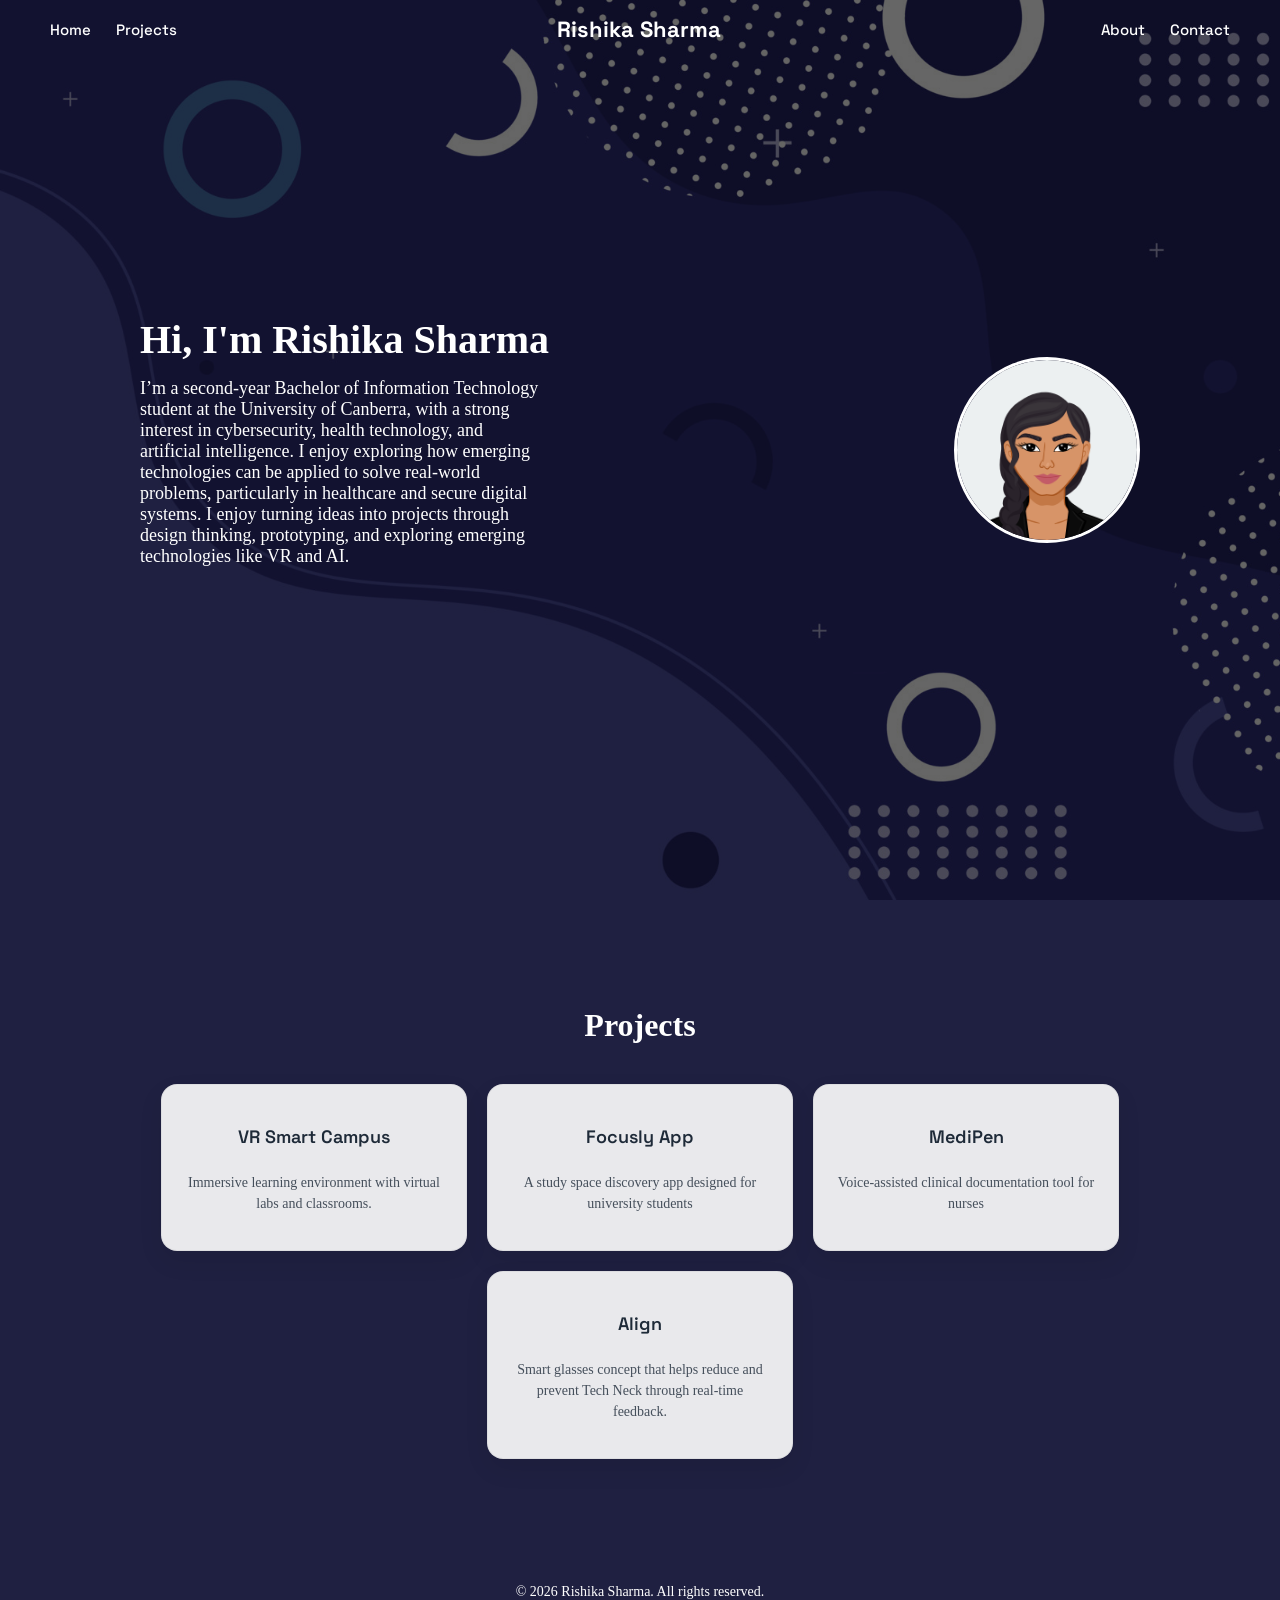
<file: index.html>
<!DOCTYPE html>
<html lang="en">
<head>
  <meta charset="UTF-8">
  <title>My Portfolio</title>
  <link rel="stylesheet" href="index.css">
<link href="https://fonts.googleapis.com/css2?family=Space+Grotesk:wght@400;600;700&display=swap" rel="stylesheet">
</head>

<body class="home-page">
  <nav class="navbar">
    <ul class="nav-left">
        <li><a href="index.html">Home</a></li>
        <li><a href="projects.html">Projects</a></li>
    </ul>

    <div class="logo">Rishika Sharma</div>

    <ul class="nav-right">
        <li><a href="about.html">About</a></li>
        <li><a href="contact.html">Contact</a></li>
    </ul>
  </nav>
<main>
    <section id="about" class="hero-about">
        <div class="about-content">
            <div class="about-text">
                <h1>Hi, I'm Rishika Sharma</h1>
                <p>
                    I’m a second-year Bachelor of Information Technology student at the University of Canberra, with a strong interest in cybersecurity, health technology, and artificial intelligence. I enjoy exploring how emerging technologies can be applied to solve real-world problems, particularly in healthcare and secure digital systems. I enjoy turning ideas into projects through design thinking, prototyping, and exploring emerging technologies like VR and AI.
                </p>
            </div>
            <img src="images/AvatarMaker.png" alt="Rishika Sharma Avatar" class="avatar">
        </div>
    </section>
    <section id="projects" class="projects">
        <h2>Projects</h2> 
        <div class="projects-grid">
            <a href="vr.html" class="project-card">
                <h3>VR Smart Campus</h3>
                <p>Immersive learning environment with virtual labs and classrooms.</p>
            </a>

            <a href="focusly.html" class="project-card">
                <h3>Focusly App</h3>
                <p>A study space discovery app designed for university students</p>
            </a>
            
            <a href="medipen.html" class="project-card">
                <h3>MediPen</h3>
                <p>Voice-assisted clinical documentation tool for nurses</p>
            </a>

            <a href="align.html" class="project-card">
                <h3>Align</h3>
                <p>Smart glasses concept that helps reduce and prevent Tech Neck through real-time feedback.</p>
            </a>
        </div>
    
    </section>
    
    </main>

    <footer class="footer">
  <p>© 2026 Rishika Sharma. All rights reserved.</p>
</footer>

</body>
</html>
</file>
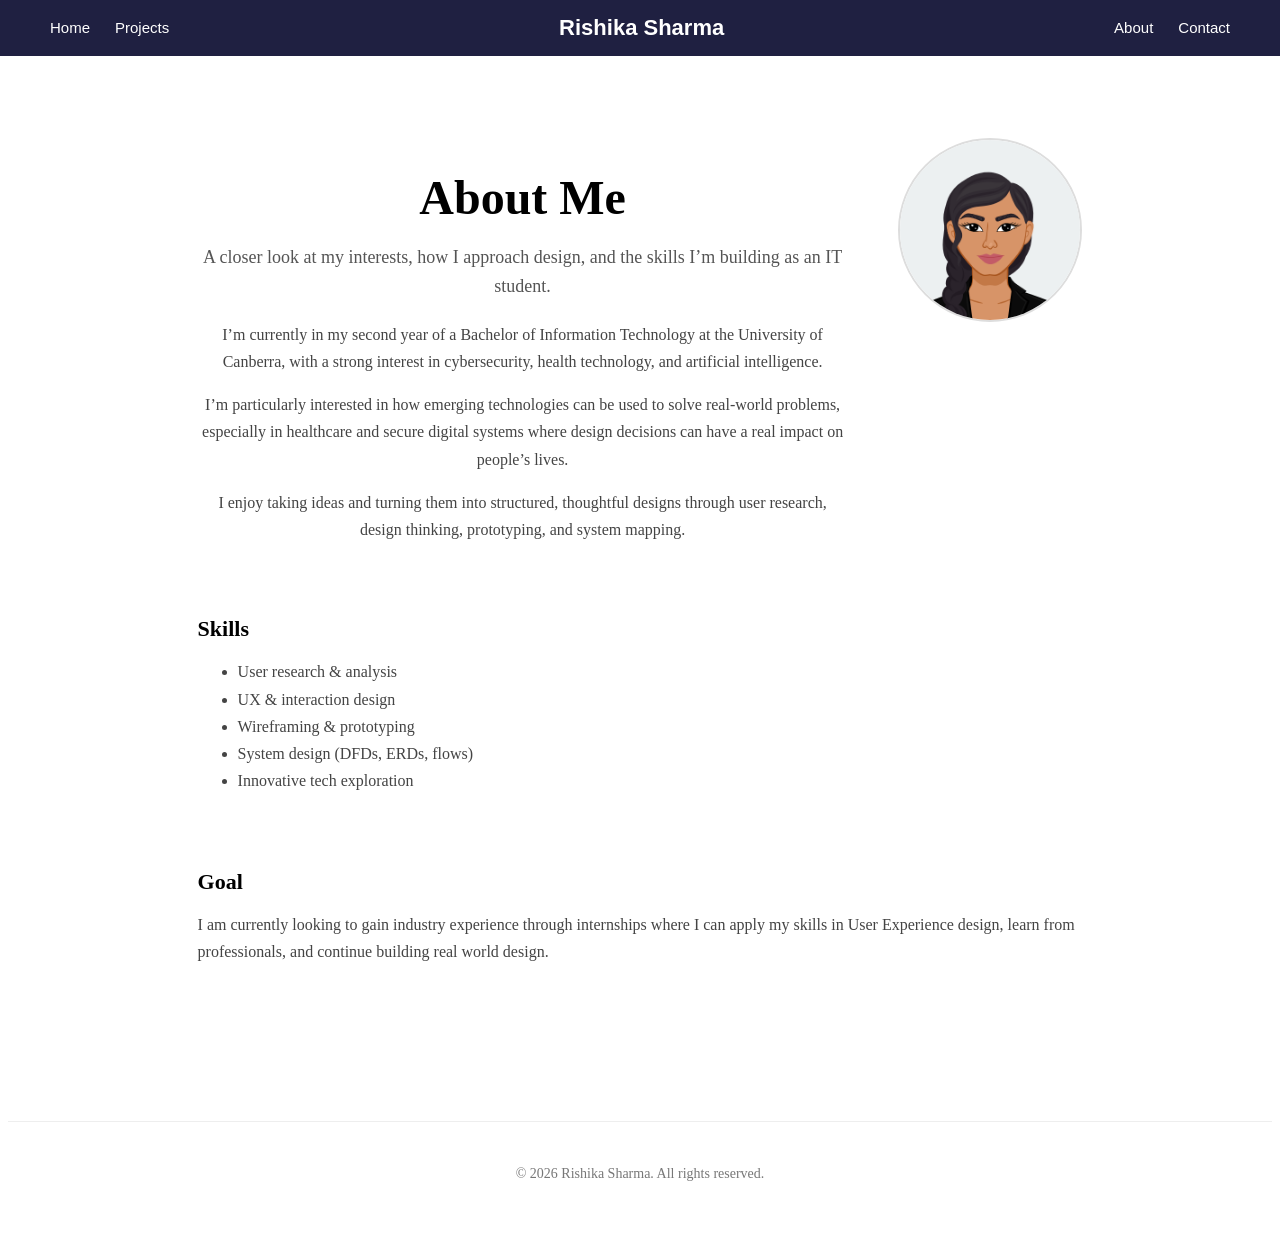
<file: about.html>
<!DOCTYPE html>
<html lang="en">
<head>
  <meta charset="UTF-8">
  <title>About</title>
  <link rel="stylesheet" href="about.css">
</head>

<body class="project-page">

<!-- NAVBAR -->
<nav class="navbar">
  <ul class="nav-left">
    <li><a href="index.html">Home</a></li>
    <li><a href="projects.html">Projects</a></li>
  </ul>

  <div class="logo">Rishika Sharma</div>

  <ul class="nav-right">
    <li><a href="about.html">About</a></li>
    <li><a href="contact.html">Contact</a></li>
  </ul>
</nav>

<!-- HERO -->
<header class="project-hero">

  <div class="about-hero">

    <div class="about-text">
      <h1>About Me</h1>

      <p class="subtitle">
        A closer look at my interests, how I approach design, and the skills I’m building as an IT student.
      </p>

      <p>
        I’m currently in my second year of a Bachelor of Information Technology at the University of Canberra, with a strong interest in cybersecurity, health technology, and artificial intelligence.
      </p>

      <p>
        I’m particularly interested in how emerging technologies can be used to solve real-world problems, especially in healthcare and secure digital systems where design decisions can have a real impact on people’s lives.
      </p>

      <p>
        I enjoy taking ideas and turning them into structured, thoughtful designs through user research, design thinking, prototyping, and system mapping.
      </p>
    </div>

    <img src="images/AvatarMaker.png" alt="Rishika Sharma Avatar" class="avatar">

  </div>

</header>

<!-- OPTIONAL EXTRA SECTIONS -->
<section class="content">

  <div class="card">
    <h2>Skills</h2>
    <ul>
      <li>User research & analysis</li>
      <li>UX & interaction design</li>
      <li>Wireframing & prototyping</li>
      <li>System design (DFDs, ERDs, flows)</li>
      <li>Innovative tech exploration</li>
    </ul>
  </div>

  <div class="card">
    <h2>Goal</h2>
    <p>
      I am currently looking to gain industry experience through internships where I can apply
      my skills in User Experience design, learn from professionals, and continue building real world design.
    </p>
  </div>

</section>
<footer class="footer">
  <p>© 2026 Rishika Sharma. All rights reserved.</p>
</footer>

</body>
</html>
</file>
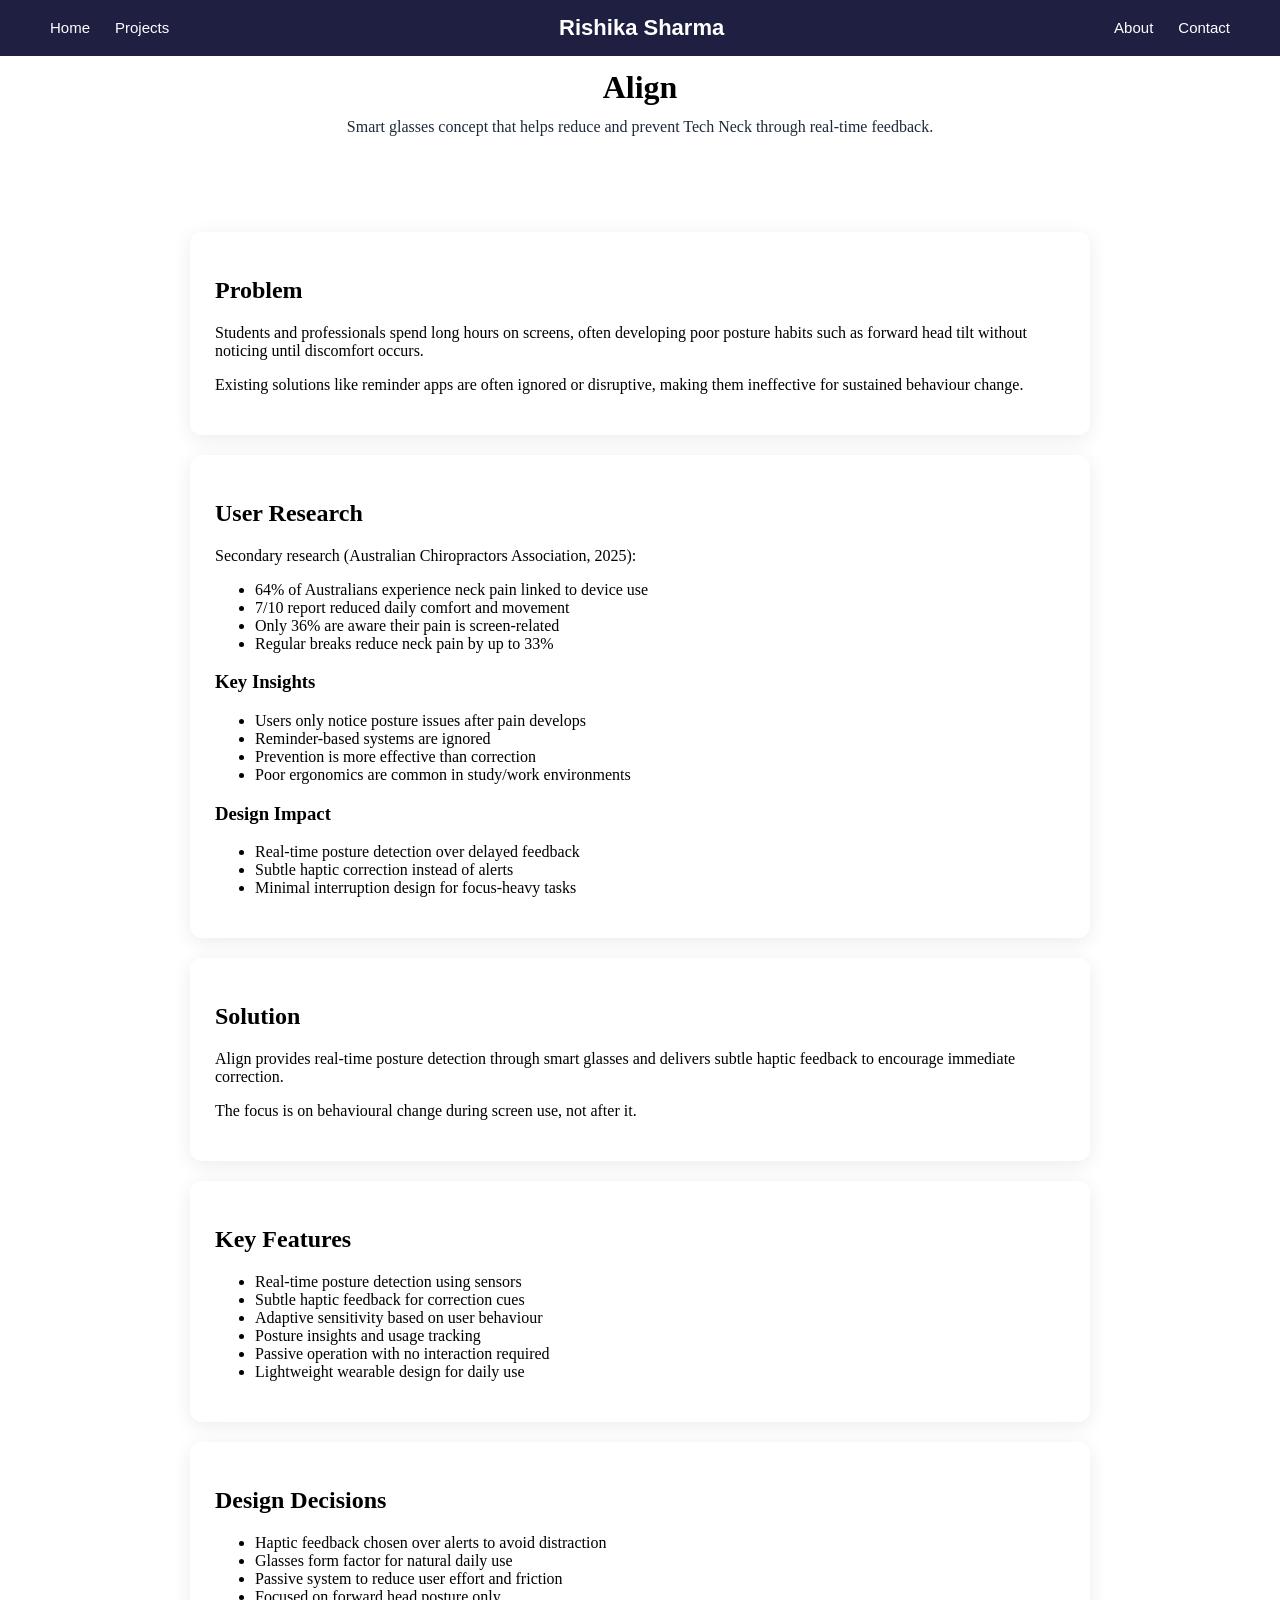
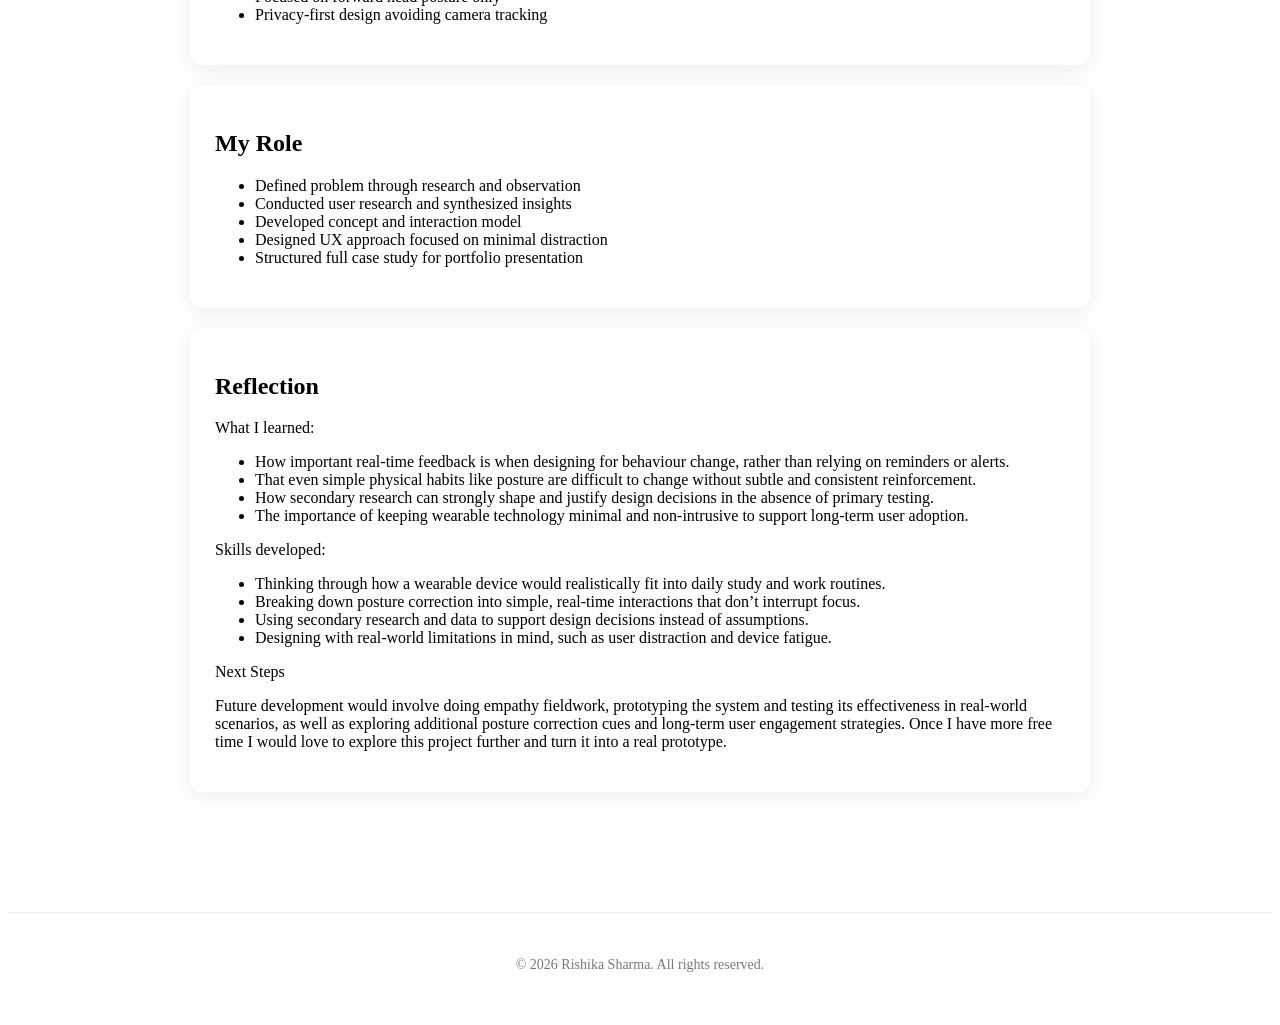
<file: align.html>
<!DOCTYPE html>
<html lang="en">
<head>
  <meta charset="UTF-8">
  <title>Align</title>
  <link rel="stylesheet" href="projects.css">
</head>

<body class="project-page">

<nav class="navbar">
  <ul class="nav-left">
    <li><a href="index.html">Home</a></li>
    <li><a href="projects.html">Projects</a></li>
  </ul>

  <div class="logo">Rishika Sharma</div>

  <ul class="nav-right">
    <li><a href="about.html">About</a></li>
    <li><a href="contact.html">Contact</a></li>
  </ul>
</nav>


<header class="project-hero">
  <h1>Align</h1>
  <p class="subtitle">Smart glasses concept that helps reduce and prevent Tech Neck through real-time feedback.</p>
</header>

<section class="content">
  <div class="card">
    <h2>Problem</h2>
    <p>
      Students and professionals spend long hours on screens, often developing poor posture
      habits such as forward head tilt without noticing until discomfort occurs.
    </p>

    <p>
      Existing solutions like reminder apps are often ignored or disruptive, making them
      ineffective for sustained behaviour change.
    </p>
  </div>


  <div class="card">
    <h2>User Research</h2>

    <p>Secondary research (Australian Chiropractors Association, 2025):</p>

    <ul>
      <li>64% of Australians experience neck pain linked to device use</li>
      <li>7/10 report reduced daily comfort and movement</li>
      <li>Only 36% are aware their pain is screen-related</li>
      <li>Regular breaks reduce neck pain by up to 33%</li>
    </ul>

    <h3>Key Insights</h3>
    <ul>
      <li>Users only notice posture issues after pain develops</li>
      <li>Reminder-based systems are ignored</li>
      <li>Prevention is more effective than correction</li>
      <li>Poor ergonomics are common in study/work environments</li>
    </ul>

    <h3>Design Impact</h3>
    <ul>
      <li>Real-time posture detection over delayed feedback</li>
      <li>Subtle haptic correction instead of alerts</li>
      <li>Minimal interruption design for focus-heavy tasks</li>
    </ul>
  </div>


  <div class="card">
    <h2>Solution</h2>
    <p>
      Align provides real-time posture detection through smart glasses and delivers
      subtle haptic feedback to encourage immediate correction.
    </p>

    <p>
      The focus is on behavioural change during screen use, not after it.
    </p>
  </div>


  <div class="card">
    <h2>Key Features</h2>
    <ul>
      <li>Real-time posture detection using sensors</li>
      <li>Subtle haptic feedback for correction cues</li>
      <li>Adaptive sensitivity based on user behaviour</li>
      <li>Posture insights and usage tracking</li>
      <li>Passive operation with no interaction required</li>
      <li>Lightweight wearable design for daily use</li>
    </ul>
  </div>


  <div class="card">
    <h2>Design Decisions</h2>
    <ul>
      <li>Haptic feedback chosen over alerts to avoid distraction</li>
      <li>Glasses form factor for natural daily use</li>
      <li>Passive system to reduce user effort and friction</li>
      <li>Focused on forward head posture only</li>
      <li>Privacy-first design avoiding camera tracking</li>
    </ul>
  </div>


  <div class="card">
    <h2>My Role</h2>
    <ul>
      <li>Defined problem through research and observation</li>
      <li>Conducted user research and synthesized insights</li>
      <li>Developed concept and interaction model</li>
      <li>Designed UX approach focused on minimal distraction</li>
      <li>Structured full case study for portfolio presentation</li>
    </ul>
  </div>

  <div class="card">
    <h2>Reflection</h2>
    <p>What I learned:</p>
    <ul>
        <li>How important real-time feedback is when designing for behaviour change, rather than relying on reminders or alerts.</li>
        <li>That even simple physical habits like posture are difficult to change without subtle and consistent reinforcement.</li>
        <li>How secondary research can strongly shape and justify design decisions in the absence of primary testing.</li>
        <li>The importance of keeping wearable technology minimal and non-intrusive to support long-term user adoption.</li>
    </ul>
    <p>Skills developed:</p>
    <ul>
        <li>Thinking through how a wearable device would realistically fit into daily study and work routines.</li>
        <li>Breaking down posture correction into simple, real-time interactions that don’t interrupt focus.</li>
        <li>Using secondary research and data to support design decisions instead of assumptions.</li>
        <li>Designing with real-world limitations in mind, such as user distraction and device fatigue.</li>
    </ul>
    <p>Next Steps</p>
    <p>
      Future development would involve doing empathy fieldwork, prototyping the system and testing
      its effectiveness in real-world scenarios, as well as exploring additional posture
      correction cues and long-term user engagement strategies. Once I have more free time I would love to explore this project further and turn it into a real prototype.
    </p>
  </div>

</section>

<footer class="footer">
  <p>© 2026 Rishika Sharma. All rights reserved.</p>
</footer>

</body>
</html>
</file>
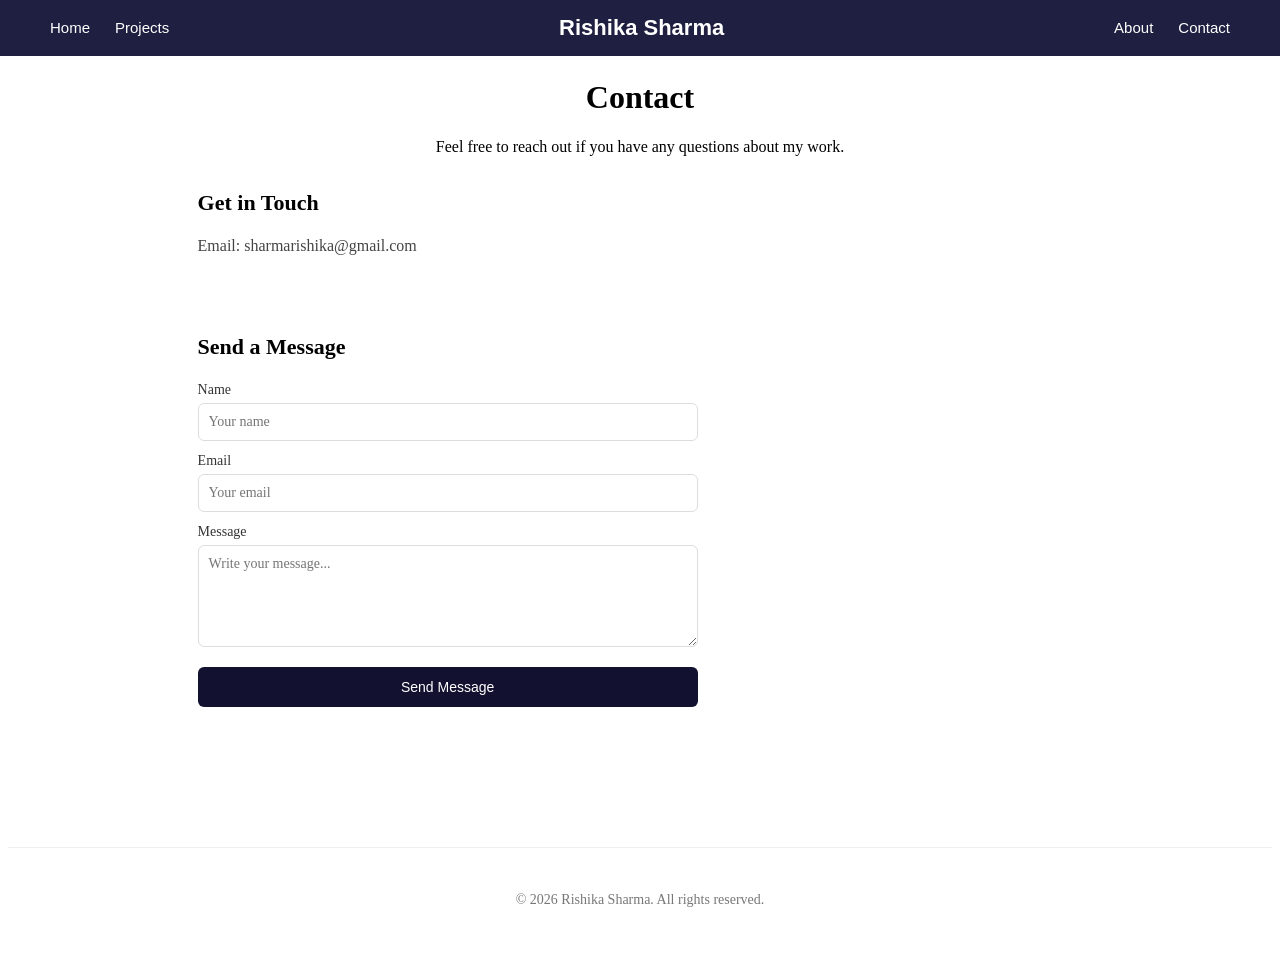
<file: contact.html>
<!DOCTYPE html>
<html lang="en">
<head>
  <meta charset="UTF-8">
  <title>Contact</title>
  <link rel="stylesheet" href="about.css">
</head>

<body class="project-page">

<!-- NAVBAR -->
<nav class="navbar">
  <ul class="nav-left">
    <li><a href="index.html">Home</a></li>
    <li><a href="projects.html">Projects</a></li>
  </ul>

  <div class="logo">Rishika Sharma</div>

  <ul class="nav-right">
    <li><a href="about.html">About</a></li>
    <li><a href="contact.html">Contact</a></li>
  </ul>
</nav>

<!-- HERO -->
<header class="project-hero">
  <h1>Contact</h1>
  <p class="subtitle">
    Feel free to reach out if you have any questions about my work.
  </p>
</header>

<section class="content">

  <!-- CONTACT INFO -->
  <div class="card">
    <h2>Get in Touch</h2>
    <p>Email: sharmarishika@gmail.com</p>
  </div>

  <!-- FORM -->
  <div class="card">
    <h2>Send a Message</h2>

    <form class="contact-form">
      <label>Name</label>
      <input type="text" placeholder="Your name" required>

      <label>Email</label>
      <input type="email" placeholder="Your email" required>

      <label>Message</label>
      <textarea rows="5" placeholder="Write your message..." required></textarea>

      <button type="submit">Send Message</button>
    </form>

  </div>

</section>

<footer class="footer">
  <p>© 2026 Rishika Sharma. All rights reserved.</p>
</footer>

</body>
</html>
</file>
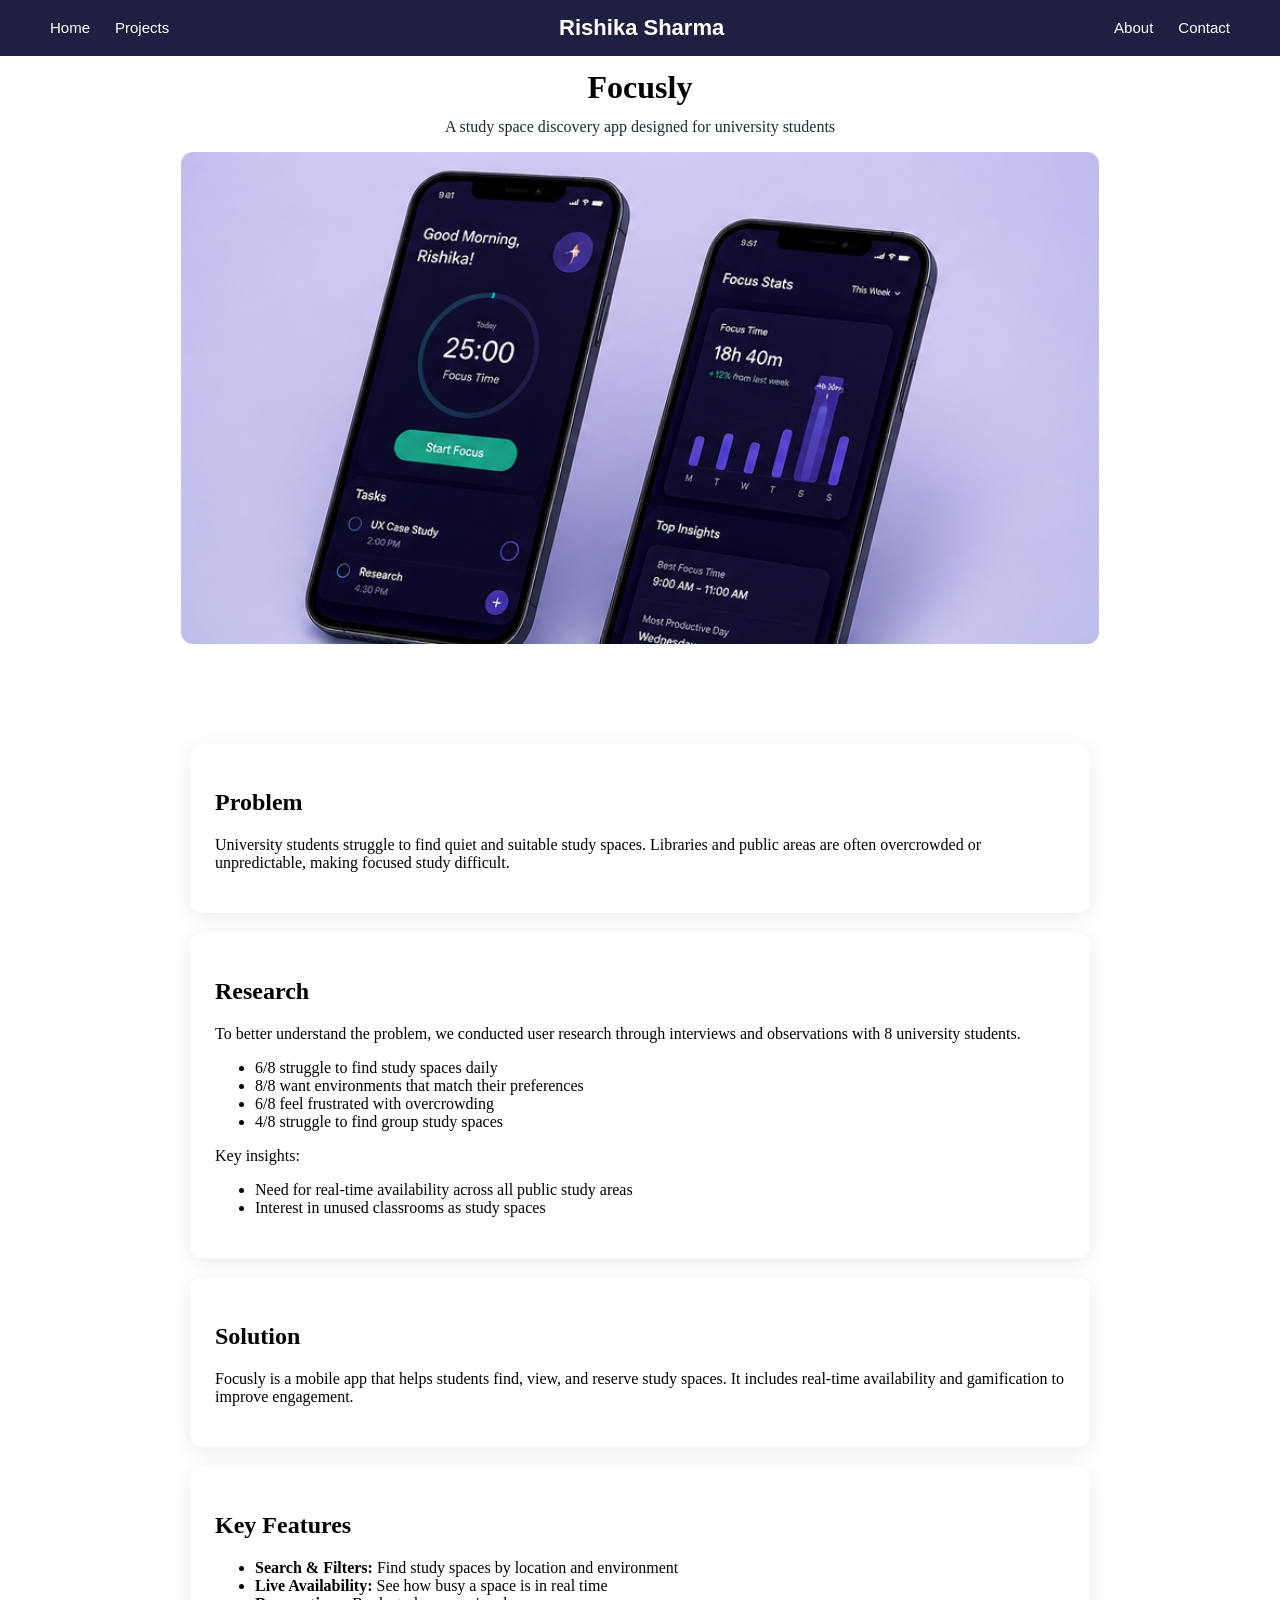
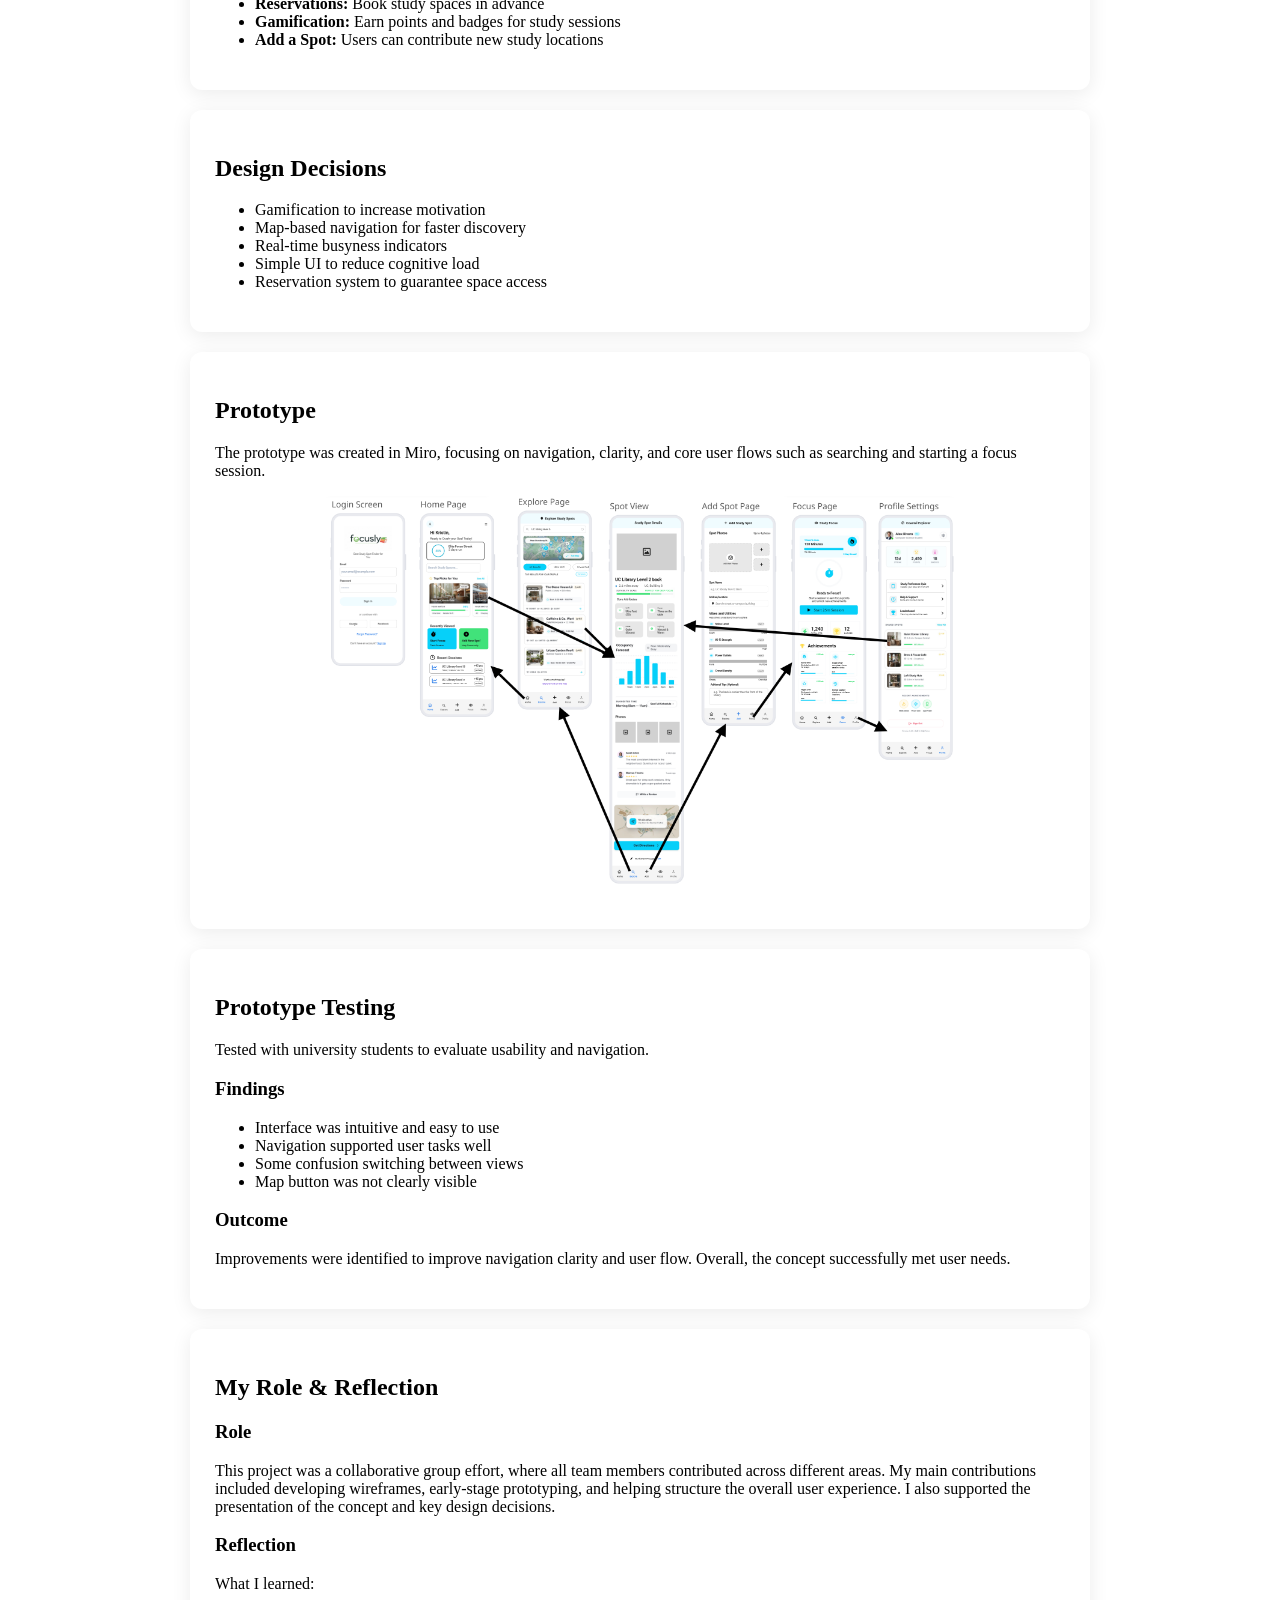
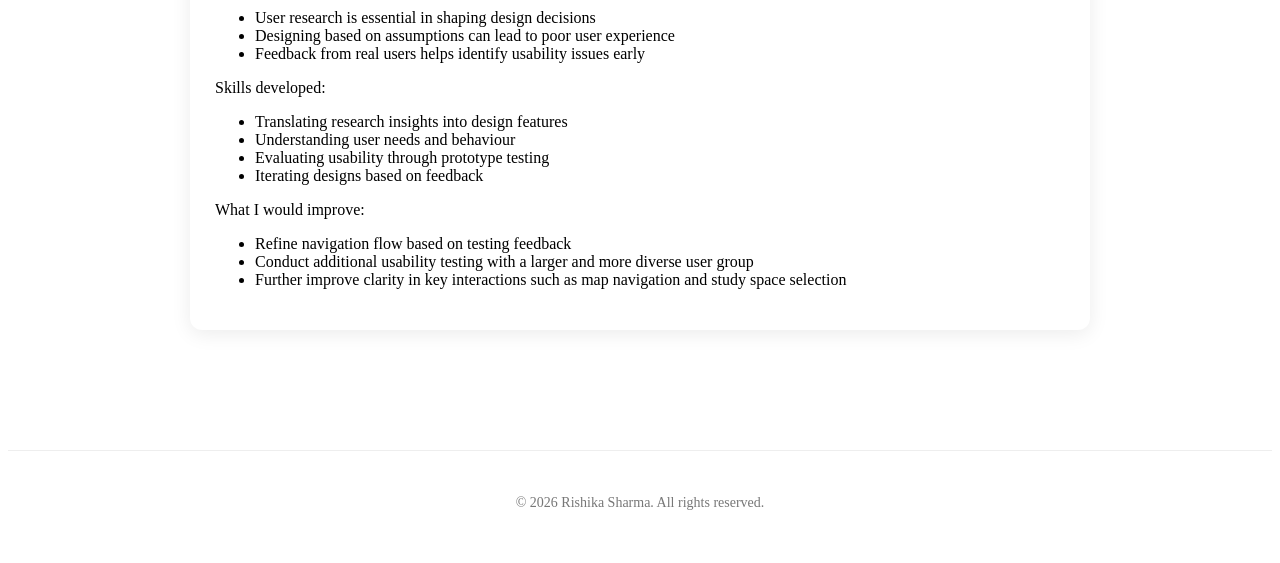
<file: focusly.html>
<!DOCTYPE html>
<html lang="en">
<head>
  <meta charset="UTF-8">
  <title>Focusly</title>
  <link rel="stylesheet" href="projects.css">
</head>

<body class="project-page">

<nav class="navbar">
  <ul class="nav-left">
    <li><a href="index.html">Home</a></li>
    <li><a href="projects.html">Projects</a></li>
  </ul>

  <div class="logo">Rishika Sharma</div>

  <ul class="nav-right">
    <li><a href="about.html">About</a></li>
    <li><a href="contact.html">Contact</a></li>
  </ul>
</nav>

<!-- HERO SECTION -->
<header class="project-hero">
  <h1>Focusly</h1>
  <p class="subtitle">A study space discovery app designed for university students</p>

  <img src="images/focusly.png" class="hero-image">
</header>

<section class="content">

  <!-- PROBLEM -->
  <div class="card">
    <h2>Problem</h2>
    <p>
      University students struggle to find quiet and suitable study spaces.
      Libraries and public areas are often overcrowded or unpredictable,
      making focused study difficult.
    </p>
  </div>

  <!-- RESEARCH -->
  <div class="card">
    <h2>Research</h2>

    <p>To better understand the problem, we conducted user research through interviews 
  and observations with 8 university students.</p>

    <ul>
      <li>6/8 struggle to find study spaces daily</li>
      <li>8/8 want environments that match their preferences</li>
      <li>6/8 feel frustrated with overcrowding</li>
      <li>4/8 struggle to find group study spaces</li>
    </ul>

    <p>Key insights:</p>
    <ul>
      <li>Need for real-time availability across all public study areas</li>
      <li>Interest in unused classrooms as study spaces</li>
    </ul>
  </div>

  <!-- SOLUTION -->
  <div class="card">
    <h2>Solution</h2>
    <p>
      Focusly is a mobile app that helps students find, view, and reserve study spaces.
      It includes real-time availability and gamification to improve engagement.
    </p>
  </div>

  <!-- FEATURES -->
  <div class="card">
    <h2>Key Features</h2>
    <ul>
      <li><b>Search & Filters:</b> Find study spaces by location and environment</li>
      <li><b>Live Availability:</b> See how busy a space is in real time</li>
      <li><b>Reservations:</b> Book study spaces in advance</li>
      <li><b>Gamification:</b> Earn points and badges for study sessions</li>
      <li><b>Add a Spot:</b> Users can contribute new study locations</li>
    </ul>
  </div>

  <!-- DESIGN DECISIONS -->
  <div class="card">
    <h2>Design Decisions</h2>
    <ul>
      <li>Gamification to increase motivation</li>
      <li>Map-based navigation for faster discovery</li>
      <li>Real-time busyness indicators</li>
      <li>Simple UI to reduce cognitive load</li>
      <li>Reservation system to guarantee space access</li>
    </ul>
  </div>

  <!-- PROTOTYPE -->
  <div class="card">
    <h2>Prototype</h2>
    <p>
      The prototype was created in Miro, focusing on navigation, clarity,
      and core user flows such as searching and starting a focus session.
    </p>

    <img src="images/focuslyprototype.png" class="project-image">
  </div>

  <!-- TESTING -->
  <div class="card">
    <h2>Prototype Testing</h2>
    <p>
      Tested with university students to evaluate usability and navigation.
    </p>

    <h3>Findings</h3>
    <ul>
      <li>Interface was intuitive and easy to use</li>
      <li>Navigation supported user tasks well</li>
      <li>Some confusion switching between views</li>
      <li>Map button was not clearly visible</li>
    </ul>

    <h3>Outcome</h3>
    <p>
      Improvements were identified to improve navigation clarity and user flow.
      Overall, the concept successfully met user needs.
    </p>
  </div>

  <!-- ROLE -->
  <div class="card">
    <h2>My Role & Reflection</h2>
    <h3>Role</h3>
    <p> This project was a collaborative group effort, where all team members contributed across different areas. My main contributions included developing wireframes, early-stage prototyping, and helping structure the overall user experience. I also supported the presentation of the concept and key design decisions.
    </p>

    <h3>Reflection</h3>

    <p>What I learned:</p>

    <ul>
      <li>User research is essential in shaping design decisions</li>
      <li>Designing based on assumptions can lead to poor user experience</li>
      <li>Feedback from real users helps identify usability issues early</li>
    </ul>

    <p>Skills developed:</p>

    <ul>
      <li>Translating research insights into design features</li>
      <li>Understanding user needs and behaviour</li>
      <li>Evaluating usability through prototype testing</li>
      <li>Iterating designs based on feedback</li>
    </ul>

    <p>What I would improve:</p>

    <ul>
      <li>Refine navigation flow based on testing feedback</li>
      <li>Conduct additional usability testing with a larger and more diverse user group</li>
      <li>Further improve clarity in key interactions such as map navigation and study space selection</li>
    </ul>
    
  </div>

</section>

<footer class="footer">
  <p>© 2026 Rishika Sharma. All rights reserved.</p>
</footer>

</body>
</html>
</file>
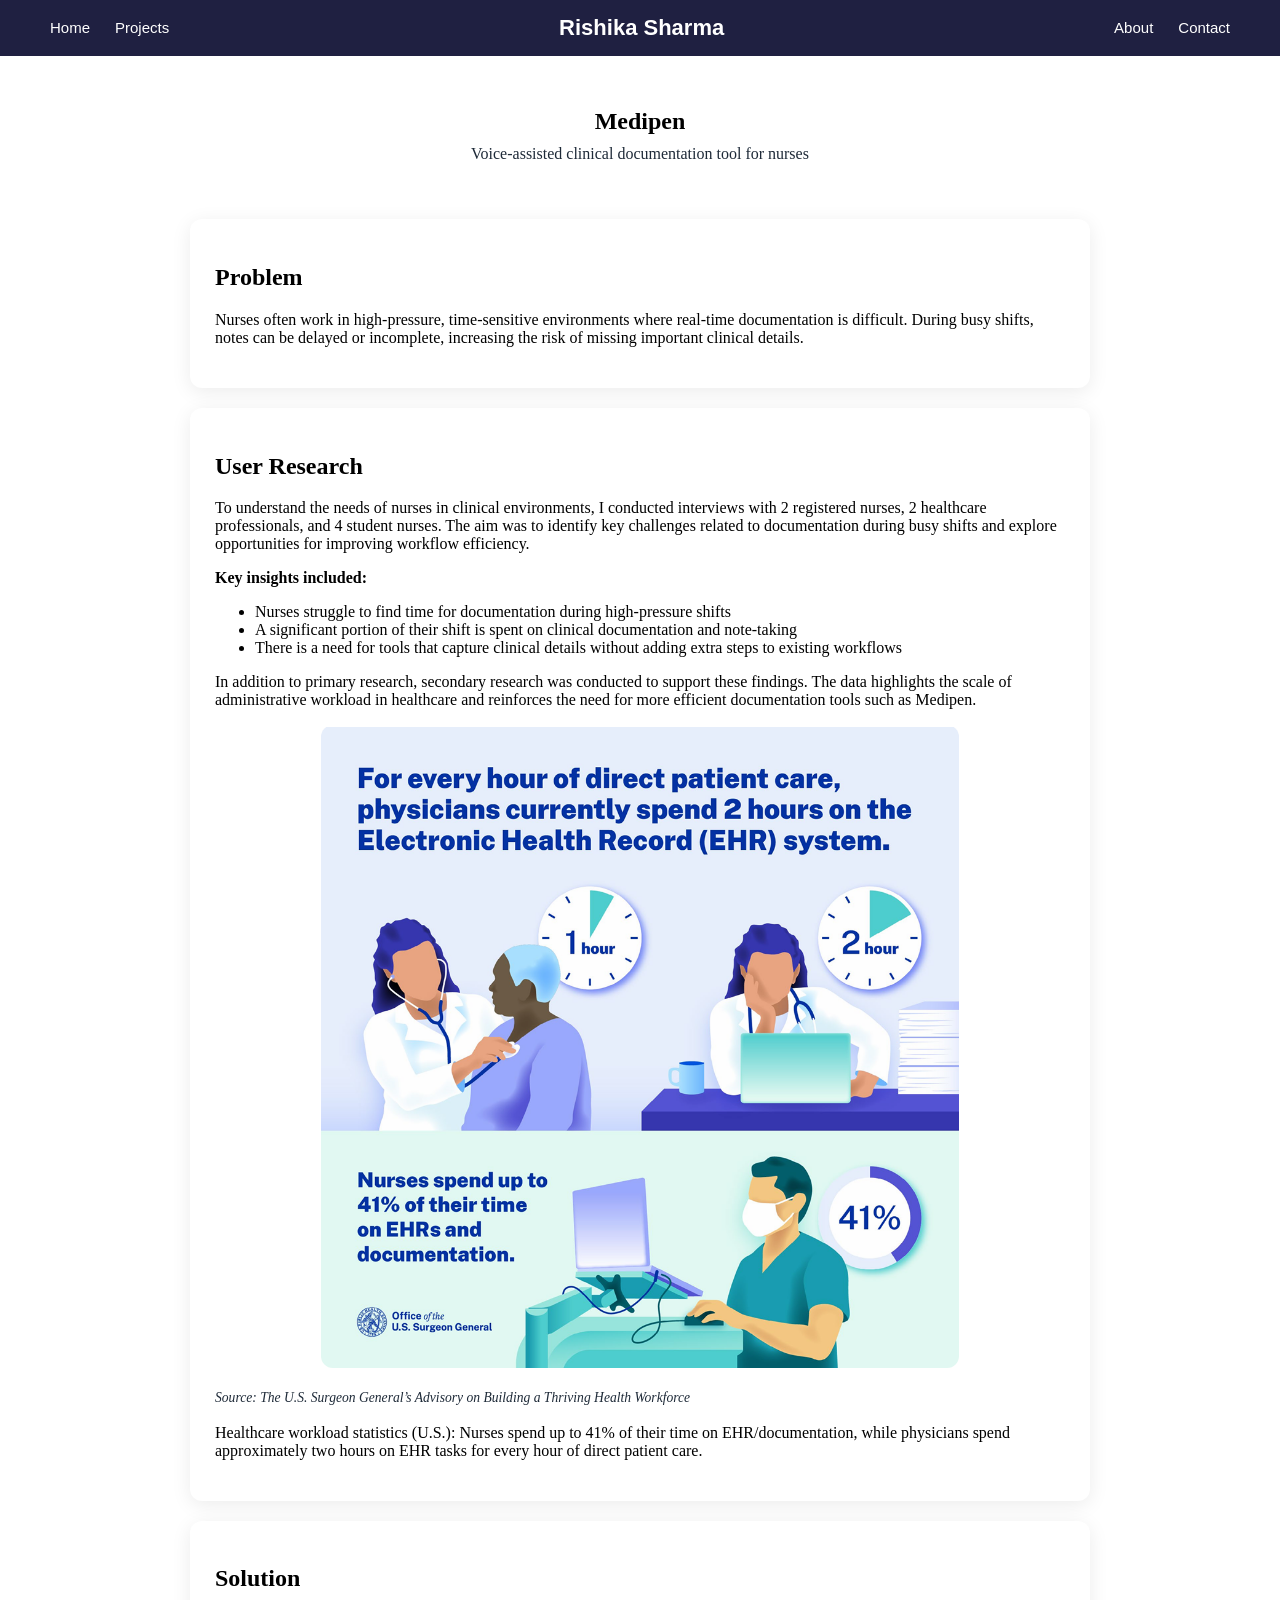
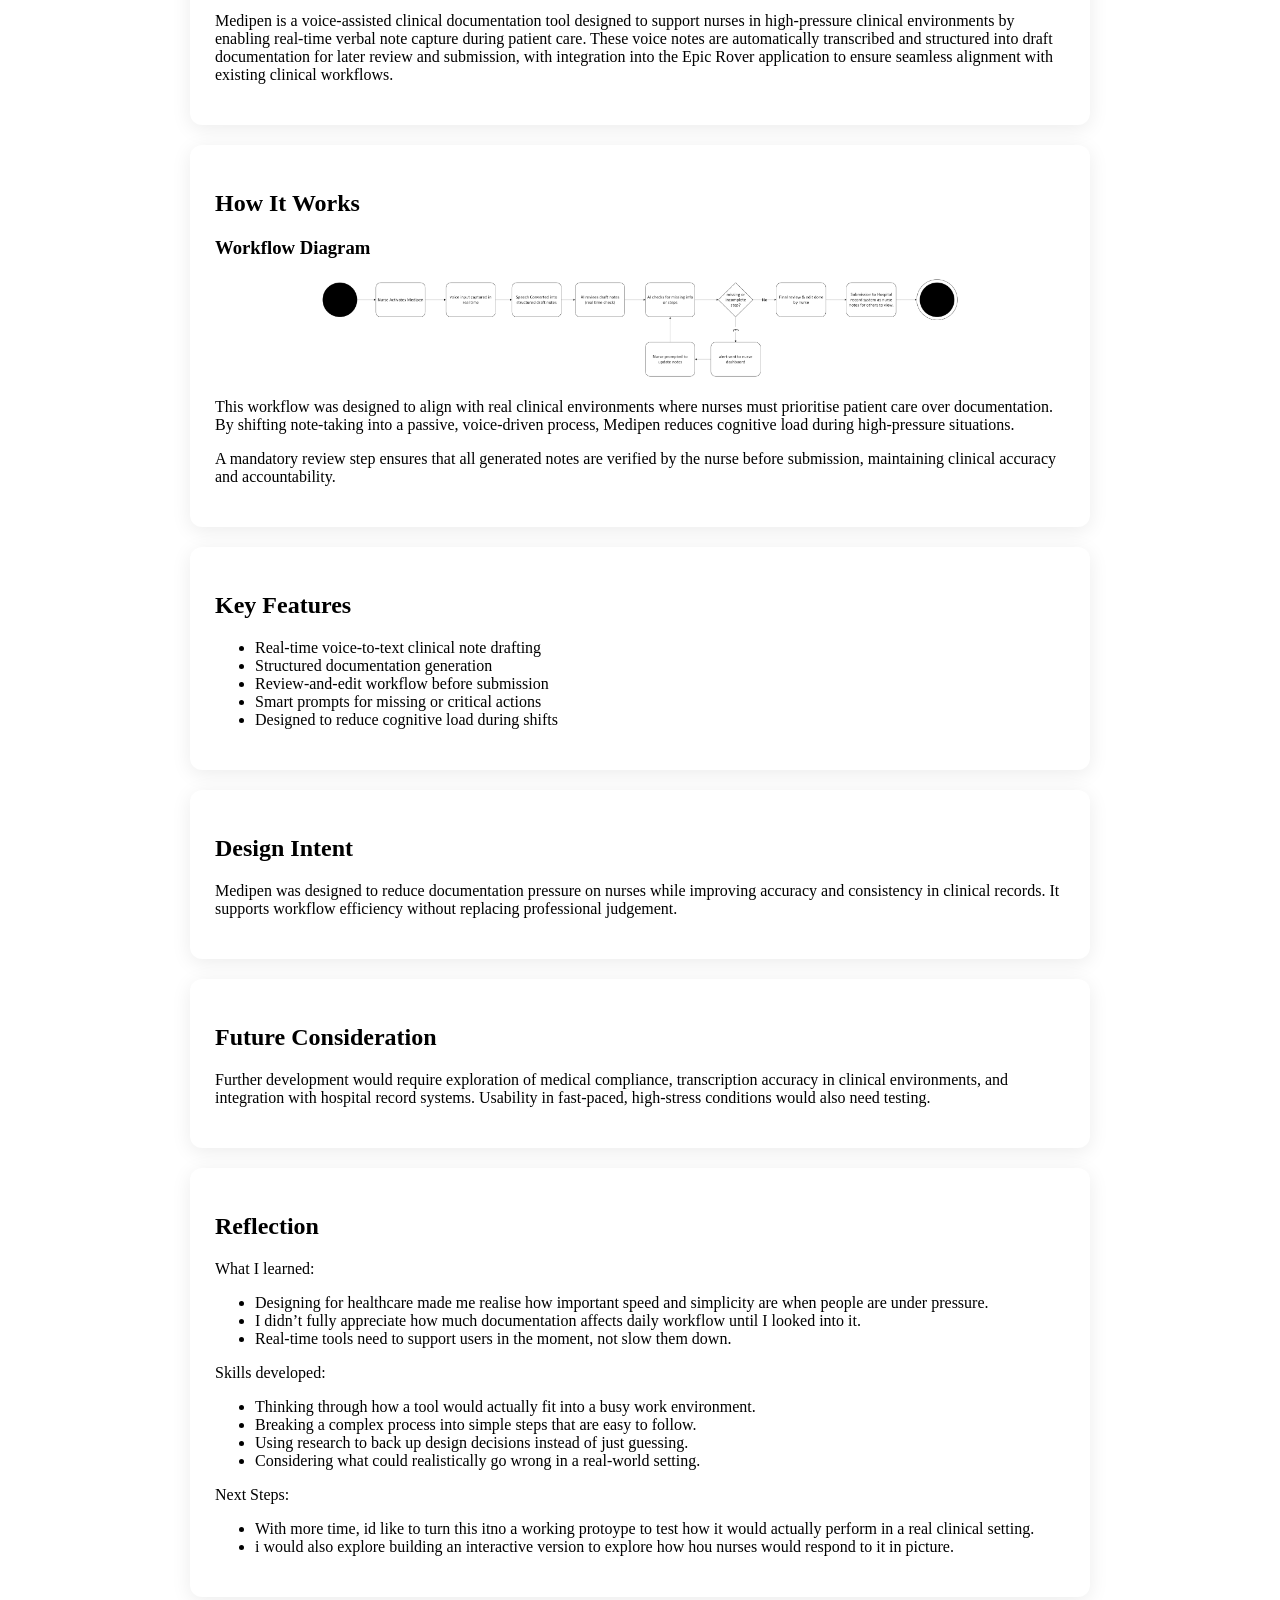
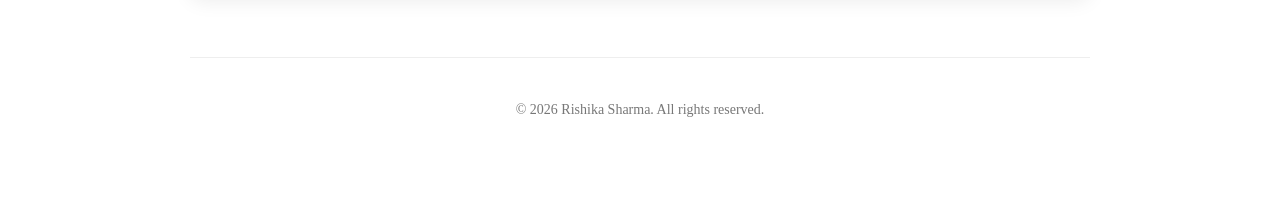
<file: medipen.html>
<!DOCTYPE html>
<html lang="en">
<head>
  <meta charset="UTF-8">
  <title>Focusly App</title>
  <link rel="stylesheet" href="projects.css">
</head>

<body class="project-page">

<nav class="navbar">
  <ul class="nav-left">
    <li><a href="index.html">Home</a></li>
    <li><a href="projects.html">Projects</a></li>
  </ul>

  <div class="logo">Rishika Sharma</div>

  <ul class="nav-right">
    <li><a href="about.html">About</a></li>
    <li><a href="contact.html">Contact</a></li>
  </ul>
</nav>

<section class="content">

 
  <header class="project-hero">
    <h1>Medipen</h1>
    <p class="subtitle">Voice-assisted clinical documentation tool for nurses</p>
  </header>

  <!-- PROBLEM -->
  <div class="card">
    <h2>Problem</h2>
    <p>
      Nurses often work in high-pressure, time-sensitive environments where real-time documentation is difficult.
      During busy shifts, notes can be delayed or incomplete, increasing the risk of missing important clinical details.
    </p>
  </div>

 <div class="card">
  <h2>User Research</h2>

  <p>
    To understand the needs of nurses in clinical environments, I conducted interviews with 2 registered nurses, 2 healthcare professionals, and 4 student nurses. The aim was to identify key challenges related to documentation during busy shifts and explore opportunities for improving workflow efficiency.
  </p>

  <p><strong>Key insights included:</strong></p>

  <ul>
    <li>Nurses struggle to find time for documentation during high-pressure shifts</li>
    <li>A significant portion of their shift is spent on clinical documentation and note-taking</li>
    <li>There is a need for tools that capture clinical details without adding extra steps to existing workflows</li>
  </ul>

  <p>
    In addition to primary research, secondary research was conducted to support these findings. The data highlights the scale of administrative workload in healthcare and reinforces the need for more efficient documentation tools such as Medipen.
  </p>

  <img src="images/medipenfigure.png" class="project-image">
  <p class="image-caption">
Source: The U.S. Surgeon General’s Advisory on Building a Thriving Health Workforce
</p>

  <p>
    Healthcare workload statistics (U.S.): Nurses spend up to 41% of their time on EHR/documentation, while physicians spend approximately two hours on EHR tasks for every hour of direct patient care.
  </p>
</div>

  <!-- SOLUTION -->
  <div class="card">
    <h2>Solution</h2>
    <p>Medipen is a voice-assisted clinical documentation tool designed to support nurses in high-pressure clinical environments by enabling real-time verbal note capture during patient care. These voice notes are automatically transcribed and structured into draft documentation for later review and submission, with integration into the Epic Rover application to ensure seamless alignment with existing clinical workflows.</p>
  </div>
    <div class="card">
    <h2>How It Works</h2>
    <h3>Workflow Diagram</h3>
    <img src="images/medipendiagram.png" class="project-image">
    <p>This workflow was designed to align with real clinical environments where nurses must prioritise patient care over documentation. By shifting note-taking into a passive, voice-driven process, Medipen reduces cognitive load during high-pressure situations.
    </p>
    <p> A mandatory review step ensures that all generated notes are verified by the nurse before submission, maintaining clinical accuracy and accountability.
    </p>
  </div>

  <div class="card">
    <h2>Key Features</h2>
    <ul>
      <li>Real-time voice-to-text clinical note drafting</li>
      <li>Structured documentation generation</li>
      <li>Review-and-edit workflow before submission</li>
      <li>Smart prompts for missing or critical actions</li>
      <li>Designed to reduce cognitive load during shifts</li>
    </ul>
  </div>
  
  <div class="card">
    <h2>Design Intent</h2>
    <p>
      Medipen was designed to reduce documentation pressure on nurses while improving accuracy and consistency in clinical records.
      It supports workflow efficiency without replacing professional judgement.
    </p>
  </div>

  <div class="card">
    <h2>Future Consideration</h2>
    <p>
      Further development would require exploration of medical compliance, transcription accuracy in clinical environments,
      and integration with hospital record systems. Usability in fast-paced, high-stress conditions would also need testing.
    </p>
  </div>

  <div class="card">
    <h2>Reflection</h2>
    <p>What I learned:</p>
    <ul>
      <li>Designing for healthcare made me realise how important speed and simplicity are when people are under pressure.</li>
      <li>I didn’t fully appreciate how much documentation affects daily workflow until I looked into it.</li>
      <li>Real-time tools need to support users in the moment, not slow them down.</li>
    </ul>
    <p>Skills developed:</p>
    <ul>
      <li>Thinking through how a tool would actually fit into a busy work environment.</li>
      <li>Breaking a complex process into simple steps that are easy to follow.</li>
      <li>Using research to back up design decisions instead of just guessing.</li>
      <li>Considering what could realistically go wrong in a real-world setting.</li>
    </ul>
    <p>Next Steps:</p>
    <ul>
      <li>With more time, id like to turn this itno a working protoype to test how it would actually perform in a real clinical setting.</li>
      <li>i would also explore building an interactive version to explore how hou nurses would respond to it in picture.</li>
  </div>

<footer class="footer">
  <p>© 2026 Rishika Sharma. All rights reserved.</p>
</footer>

</section>
</file>
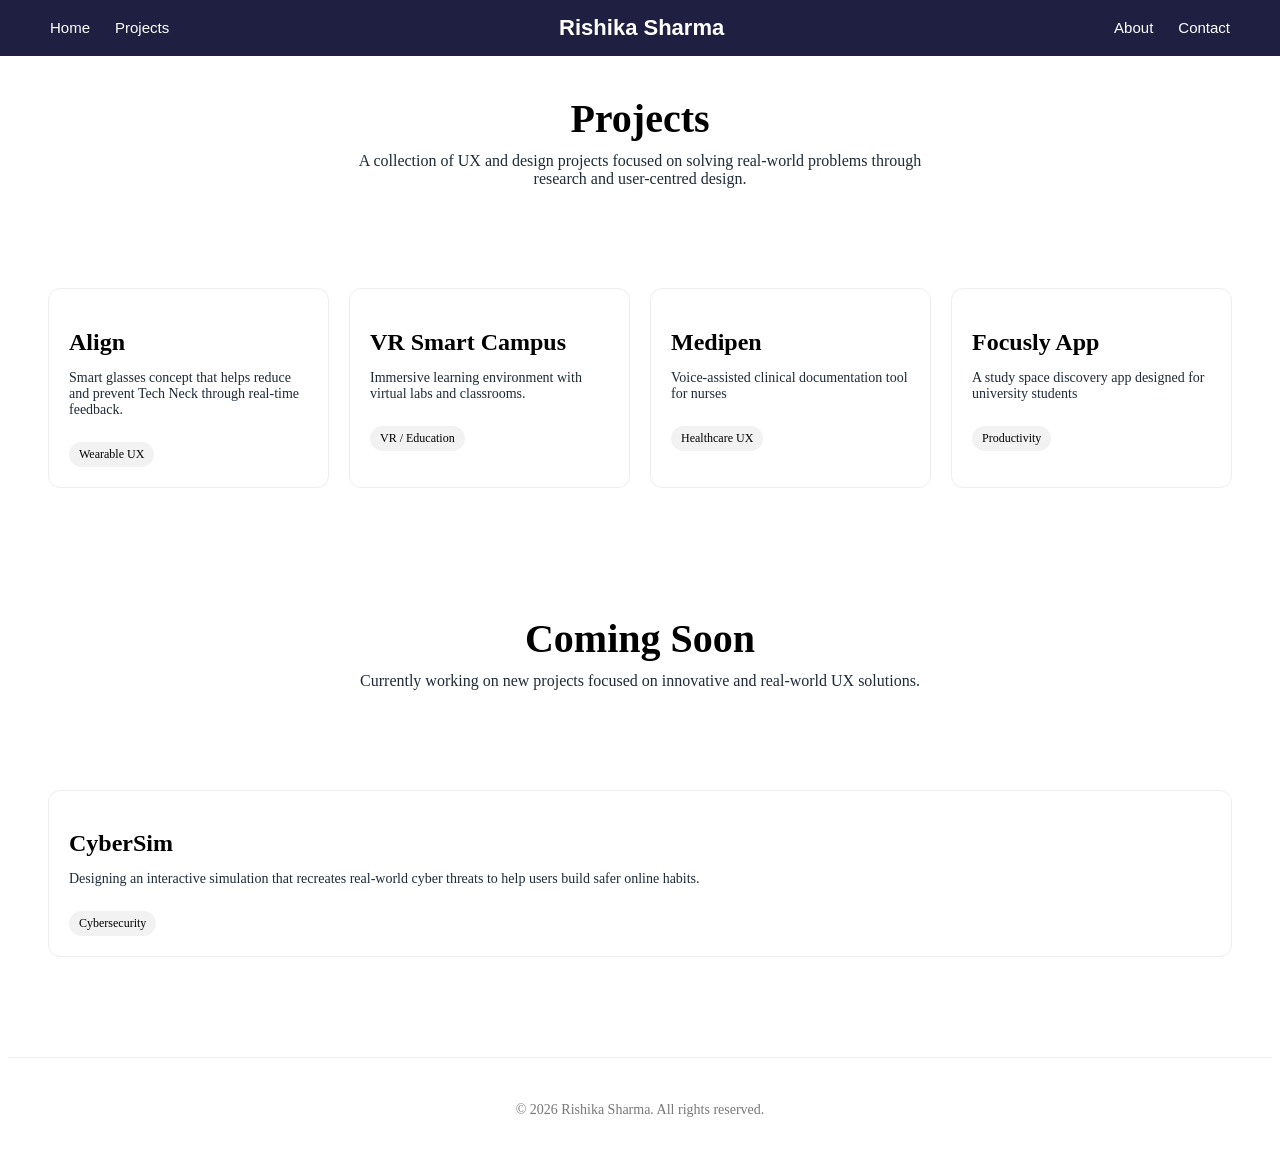
<file: projects.html>
<!DOCTYPE html>
<html lang="en">
<head>
  <meta charset="UTF-8">
  <title>Projects</title>
  <link rel="stylesheet" href="projects.css">
</head>

<body class="projects-page">


<nav class="navbar">
  <ul class="nav-left">
    <li><a href="index.html">Home</a></li>
    <li><a href="projects.html">Projects</a></li>
  </ul>

  <div class="logo">Rishika Sharma</div>

  <ul class="nav-right">
    <li><a href="about.html">About</a></li>
    <li><a href="contact.html">Contact</a></li>
  </ul>
</nav>


<header class="projects-hero">
  <h1>Projects</h1>
  <p>A collection of UX and design projects focused on solving real-world problems through research and user-centred design.</p>
</header>


<section class="projects-grid">

  
  <a href="align.html" class="project-card">
    <div class="project-content">
      <h2>Align</h2>
      <p>Smart glasses concept that helps reduce and prevent Tech Neck through real-time feedback.</p>
      <span class="tag">Wearable UX</span>
    </div>
  </a>

  
  <a href="vr.html" class="project-card">
    <div class="project-content">
      <h2>VR Smart Campus</h2>
      <p>Immersive learning environment with virtual labs and classrooms.</p>
      <span class="tag">VR / Education</span>
    </div>
  </a>

  
  <a href="medipen.html" class="project-card">
    <div class="project-content">
      <h2>Medipen</h2>
      <p>Voice-assisted clinical documentation tool for nurses</p>
      <span class="tag">Healthcare UX</span>
    </div>
  </a>

    <a href="focusly.html" class="project-card">
    <div class="project-content">
      <h2>Focusly App</h2>
      <p>A study space discovery app designed for university students</p>
      <span class="tag">Productivity</span>
    </div>
  </a>

</section>

<header class="projects-hero">
  <h1>Coming Soon</h1>
  <p>Currently working on new projects focused on innovative and real-world UX solutions.</p>
</header>

<section class="projects-grid">

  <div class="project-card coming-soon">
    <div class="project-content">
      <h2>CyberSim</h2>
      <p>
        Designing an interactive simulation that recreates real-world cyber threats 
        to help users build safer online habits.
      </p>
      <span class="tag">Cybersecurity</span>
    </div>
  </div>

</section>

<footer class="footer">
  <p>© 2026 Rishika Sharma. All rights reserved.</p>
</footer>

</body>
</html>
</file>
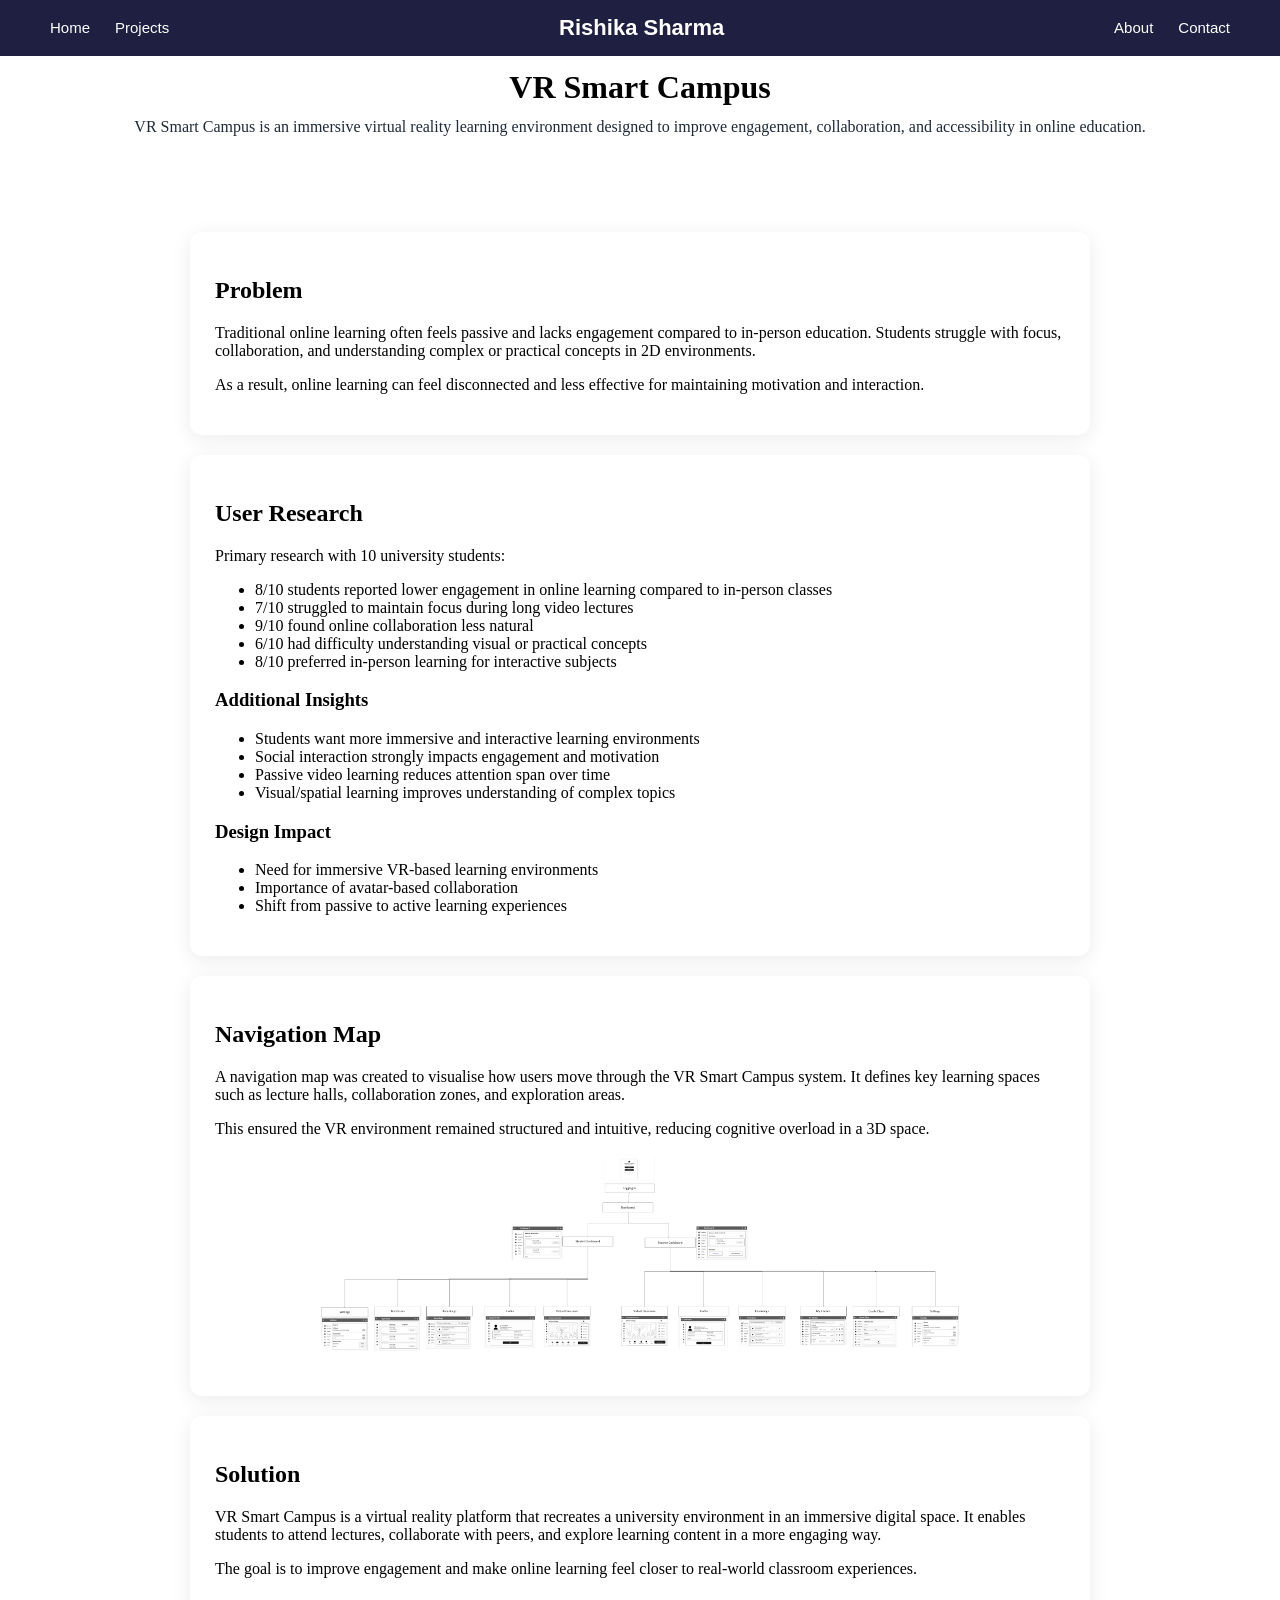
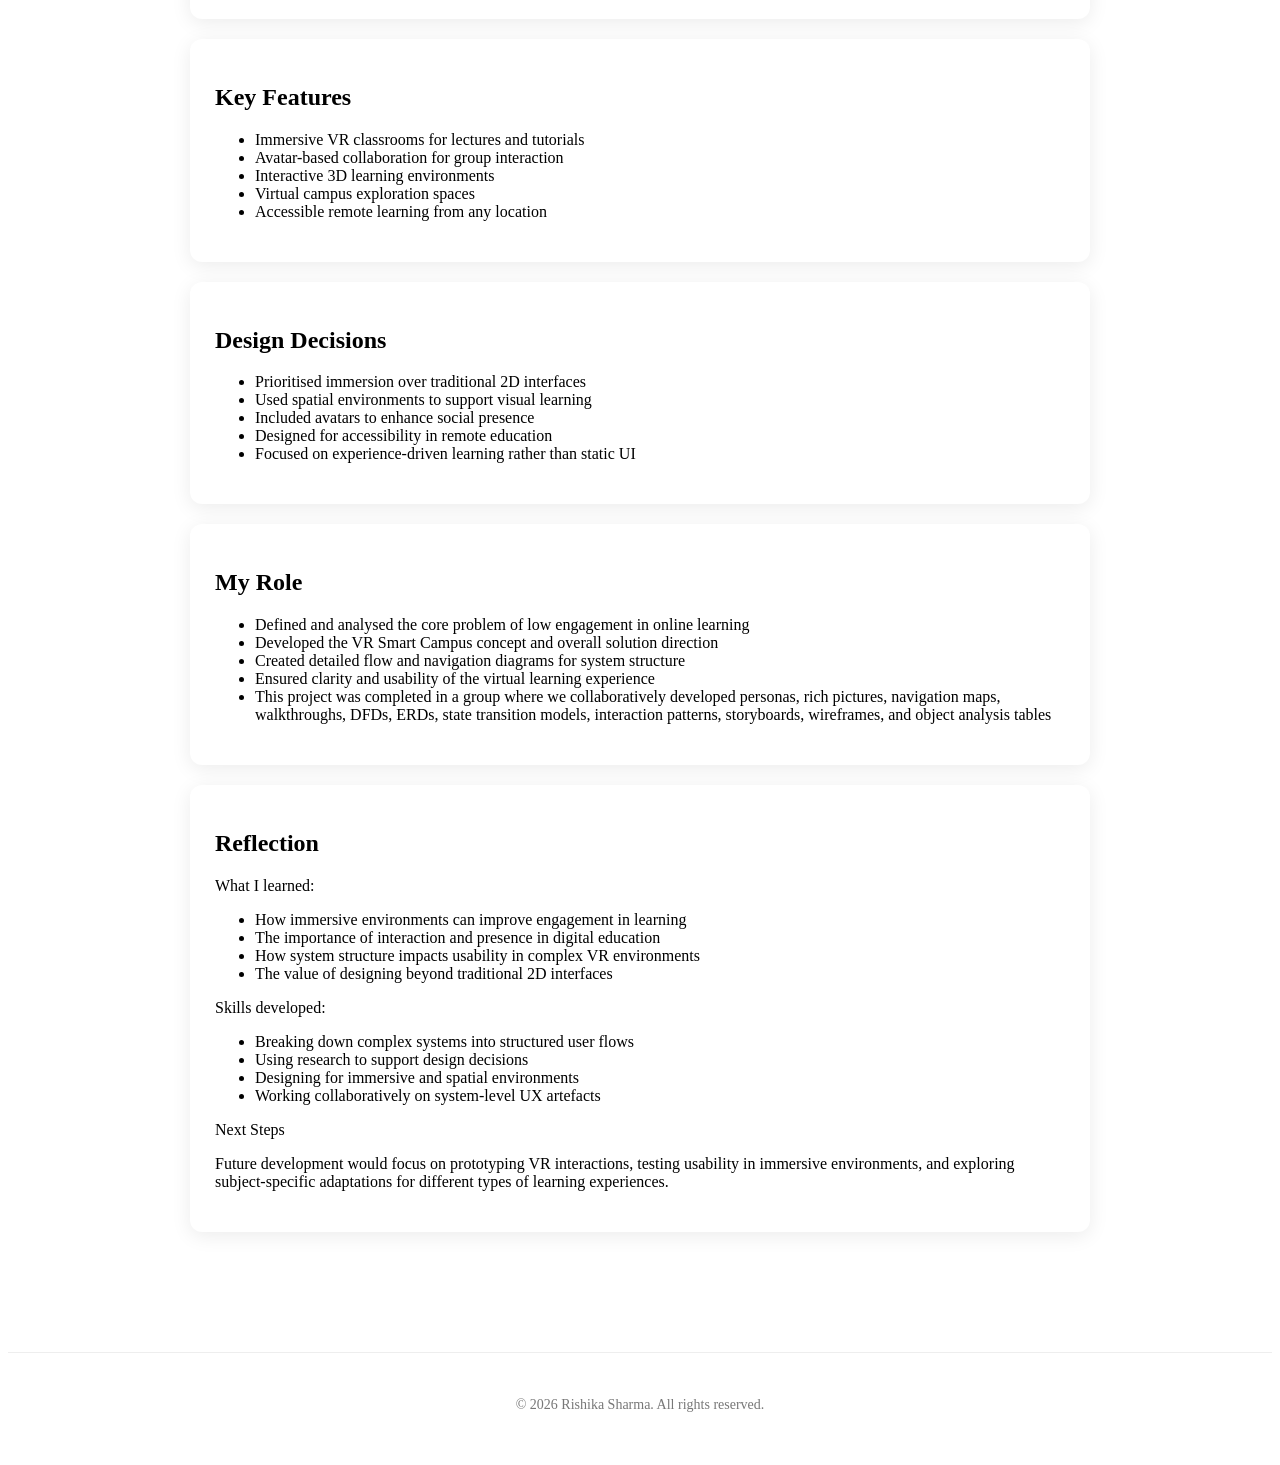
<file: vr.html>
<!DOCTYPE html>
<html lang="en">
<head>
  <meta charset="UTF-8">
  <title>VR Smart Campus</title>
  <link rel="stylesheet" href="projects.css">
</head>

<body class="project-page">

<nav class="navbar">
  <ul class="nav-left">
    <li><a href="index.html">Home</a></li>
    <li><a href="projects.html">Projects</a></li>
  </ul>

  <div class="logo">Rishika Sharma</div>

  <ul class="nav-right">
    <li><a href="about.html">About</a></li>
    <li><a href="contact.html">Contact</a></li>
  </ul>
</nav>


<header class="project-hero">
  <h1>VR Smart Campus</h1>
  <p class="subtitle">
    VR Smart Campus is an immersive virtual reality learning environment designed to improve engagement,
    collaboration, and accessibility in online education.
  </p>
</header>

<section class="content">


  <div class="card">
    <h2>Problem</h2>
    <p>
      Traditional online learning often feels passive and lacks engagement compared to in-person education.
      Students struggle with focus, collaboration, and understanding complex or practical concepts in 2D environments.
    </p>

    <p>
      As a result, online learning can feel disconnected and less effective for maintaining motivation and interaction.
    </p>
  </div>


  <div class="card">
    <h2>User Research</h2>

    <p>Primary research with 10 university students:</p>

    <ul>
      <li>8/10 students reported lower engagement in online learning compared to in-person classes</li>
      <li>7/10 struggled to maintain focus during long video lectures</li>
      <li>9/10 found online collaboration less natural</li>
      <li>6/10 had difficulty understanding visual or practical concepts</li>
      <li>8/10 preferred in-person learning for interactive subjects</li>
    </ul>

    <h3>Additional Insights</h3>
    <ul>
      <li>Students want more immersive and interactive learning environments</li>
      <li>Social interaction strongly impacts engagement and motivation</li>
      <li>Passive video learning reduces attention span over time</li>
      <li>Visual/spatial learning improves understanding of complex topics</li>
    </ul>

    <h3>Design Impact</h3>
    <ul>
      <li>Need for immersive VR-based learning environments</li>
      <li>Importance of avatar-based collaboration</li>
      <li>Shift from passive to active learning experiences</li>
    </ul>
  </div>


  <div class="card">
    <h2>Navigation Map</h2>
    <p>
      A navigation map was created to visualise how users move through the VR Smart Campus system.
      It defines key learning spaces such as lecture halls, collaboration zones, and exploration areas.
    </p>

    <p>
      This ensured the VR environment remained structured and intuitive, reducing cognitive overload in a 3D space.
    </p>
    <img src="images/navigationmap.png" class="project-image">
  </div>


  <div class="card">
    <h2>Solution</h2>
    <p>
      VR Smart Campus is a virtual reality platform that recreates a university environment in an immersive digital space.
      It enables students to attend lectures, collaborate with peers, and explore learning content in a more engaging way.
    </p>

    <p>
      The goal is to improve engagement and make online learning feel closer to real-world classroom experiences.
    </p>
  </div>


  <div class="card">
    <h2>Key Features</h2>
    <ul>
      <li>Immersive VR classrooms for lectures and tutorials</li>
      <li>Avatar-based collaboration for group interaction</li>
      <li>Interactive 3D learning environments</li>
      <li>Virtual campus exploration spaces</li>
      <li>Accessible remote learning from any location</li>
    </ul>
  </div>

  <div class="card">
    <h2>Design Decisions</h2>
    <ul>
      <li>Prioritised immersion over traditional 2D interfaces</li>
      <li>Used spatial environments to support visual learning</li>
      <li>Included avatars to enhance social presence</li>
      <li>Designed for accessibility in remote education</li>
      <li>Focused on experience-driven learning rather than static UI</li>
    </ul>
  </div>


  <div class="card">
    <h2>My Role</h2>
    <ul>
      <li>Defined and analysed the core problem of low engagement in online learning</li>
      <li>Developed the VR Smart Campus concept and overall solution direction</li>
      <li>Created detailed flow and navigation diagrams for system structure</li>
      <li>Ensured clarity and usability of the virtual learning experience</li>
      <li>This project was completed in a group where we collaboratively developed personas, rich pictures, navigation maps, walkthroughs, DFDs, ERDs, state transition models, interaction patterns, storyboards, wireframes, and object analysis tables</li>
    </ul>
  </div>

  
  <div class="card">
    <h2>Reflection</h2>

    <p>What I learned:</p>
    <ul>
      <li>How immersive environments can improve engagement in learning</li>
      <li>The importance of interaction and presence in digital education</li>
      <li>How system structure impacts usability in complex VR environments</li>
      <li>The value of designing beyond traditional 2D interfaces</li>
    </ul>

    <p>Skills developed:</p>
    <ul>
      <li>Breaking down complex systems into structured user flows</li>
      <li>Using research to support design decisions</li>
      <li>Designing for immersive and spatial environments</li>
      <li>Working collaboratively on system-level UX artefacts</li>
    </ul>

    <p>Next Steps</p>
    <p>
      Future development would focus on prototyping VR interactions, testing usability in immersive environments,
      and exploring subject-specific adaptations for different types of learning experiences.
    </p>
  </div>

</section>

<footer class="footer">
  <p>© 2026 Rishika Sharma. All rights reserved.</p>
</footer>

</body>
</html>
</file>
<file: index.css>
.navbar {
  display: flex;
  justify-content: space-between;
  align-items: center;

  width: 100%;
  box-sizing: border-box;

  padding: 15px 50px;

  position: fixed;
  top: 0;
  left: 0;
  z-index: 100;
}

.nav-left,
.nav-right {
  list-style: none;
  display: flex;
  gap: 25px;
  margin: 0;
  padding: 0;
}

.navbar a {
  color: white;
  text-decoration: none;
  font-size: 15px;
  font-weight: 500;
  font-family: 'Space Grotesk', sans-serif;
}

.navbar a:hover {
  color: #b6a7a7;
}
.logo {
  font-size: 22px;
  font-weight: 700;
  font-family: 'Space Grotesk', sans-serif;
  color: white;
  white-space: nowrap;
}

.home-page .navbar {
  position: absolute;
  background: transparent;
}

/* FULL SCREEN ABOUT SECTION */
.hero-about {
  height: 100vh;
  width: 100%;

  background-image: url("images/blueimage.jpg");
  background-size: cover;
  background-position: center;

  display: flex;
  justify-content: center;
  align-items: center;

  position: relative;
  color: white;
}

/* dark overlay */
.hero-about::before {
  content: "";
  position: absolute;
  inset: 0;
  background: rgba(0,0,0,0.6);
}

/* main layout */
.about-content {
  position: relative;
  z-index: 1;

  display: flex;
  align-items: center;
  justify-content: space-between;

  width: 80%;
  max-width: 1000px;
  gap: 60px;
}

/* text side */
.about-text h1 {
  font-size: 40px;
  margin: 0;
  color: white;
}

.about-text p {
  margin-top: 15px;
  font-size: 18px;
  color: white;
  max-width: 400px;
}

/* avatar */
.avatar {
  width: 180px;
  height: 180px;
  border-radius: 50%;
  object-fit: cover;
  border: 3px solid white;
}

.projects {
  padding: 80px 20px;
  text-align: center;

  background: #1F2041;
  color: white;
}
.projects h2 {
  font-size: 32px;
  margin-bottom: 40px;
}

/* GRID LAYOUT */
.projects-grid {
  display: flex;
  justify-content: center;
  gap: 20px;
  flex-wrap: wrap;
}

.project-card {
  display: flex;
  flex-direction: column;

  background: rgba(255, 255, 255, 0.9);
  backdrop-filter: blur(10px);

  width: 260px;
  padding: 22px;
  border-radius: 16px;

  box-shadow: 0 10px 25px rgba(0, 0, 0, 0.08);

  text-decoration: none;
  color: #1e2a38;

  cursor: pointer;

  transition: all 0.3s ease;
  border: 1px solid rgba(0, 0, 0, 0.05);
}

.project-card h3 {
  font-size: 18px;
  margin-bottom: 10px;
  font-weight: 600;
  font-family: 'Space Grotesk', sans-serif;
}

.project-card p {
  font-size: 14px;
  line-height: 1.5;
  opacity: 0.8;
}

.project-card:hover {
  transform: translateY(-8px) scale(1.02);
  box-shadow: 0 18px 35px rgba(0, 0, 0, 0.15);
  border-color: rgba(30, 42, 56, 0.2);
}

.footer {
  text-align: center;
  padding: 30px 20px;
  margin-top: 0px;
  font-size: 14px;
  color: #FFFFFF;
  border-top: 1px solid #1F2041;
  background: #1F2041;
}

body {
  margin: 0;
  padding: 0;
}
</file>
<file: about.css>
.about-hero {
  display: flex;
  justify-content: space-between;
  align-items: flex-start;
  gap: 40px;
  padding: 80px 15% 40px;
}

.about-text {
  flex: 1;
  max-width: 650px;
}

.about-text h1 {
  font-size: 48px;
  margin-bottom: 10px;
  font-weight: 600;
}

.about-text .subtitle {
  font-size: 18px;
  color: #555;
  line-height: 1.6;
  margin-bottom: 20px;
}

.about-text p {
  font-size: 16px;
  line-height: 1.7;
  color: #444;
  margin-bottom: 15px;
}

.avatar {
  width: 180px;
  height: 180px;
  border-radius: 50%;
  object-fit: cover;
  border: 2px solid #ddd;
  flex-shrink: 0;
  position: sticky;
  top: 100px;
}

.content {
  display: flex;
  flex-direction: column;
  gap: 40px;
  padding: 0 15% 80px;
}

.content .card {
  background: transparent;
  border: none;
  padding: 0;
}

.content h2 {
  font-size: 22px;
  margin-bottom: 10px;
  font-weight: 600;
}

.content p,
.content ul {
  font-size: 16px;
  line-height: 1.7;
  color: #444;
}

@media (max-width: 768px) {
  .about-hero {
    flex-direction: column;
    text-align: center;
  }

  .avatar {
    position: static;
    width: 140px;
    height: 140px;
    margin-top: 20px;
  }
}
.navbar {
  display: flex;
  justify-content: space-between;
  align-items: center;

  width: 100%;
  box-sizing: border-box;

  padding: 15px 50px;

  position: fixed;
  top: 0;
  left: 0;
  z-index: 100;
  background: #1F2041;
}

.nav-left,
.nav-right {
  list-style: none;
  display: flex;
  gap: 25px;
  margin: 0;
  padding: 0;
}

.navbar a {
  color: white;
  text-decoration: none;
  font-size: 15px;
  font-weight: 500;
  font-family: 'Space Grotesk', sans-serif;
}

.logo {
  font-size: 22px;
  font-weight: 700;
  font-family: 'Space Grotesk', sans-serif;
  color: white;
  white-space: nowrap;
}

.footer {
  text-align: center;
  padding: 30px 20px;
  margin-top: 60px;
  font-size: 14px;
  color: #777;
  border-top: 1px solid #eee;
}


.contact-form {
  display: flex;
  flex-direction: column;
  max-width: 500px;
}


.contact-form label {
  margin-top: 12px;
  font-size: 14px;
  font-weight: 500;
  color: #333;
}


.contact-form input,
.contact-form textarea {
  margin-top: 5px;
  padding: 10px;
  border: 1px solid #ddd;
  border-radius: 6px;
  font-family: inherit;
  font-size: 14px;
}


.contact-form button {
  margin-top: 20px;
  padding: 12px;
  border: none;
  background: #121230;
  color: white;
  border-radius: 6px;
  font-size: 14px;
  cursor: pointer;
  transition: 0.2s ease;
}

.contact-form button:hover {
  opacity: 0.8;
}

.project-hero {
  padding-top: 50px;
  text-align: center;
}
</file>
<file: projects.css>
.content {
  max-width: 900px;
  margin: auto;
  padding: 40px 20px;
}

.card {
  background: #ffffff;
  padding: 25px;
  margin-bottom: 20px;
  border-radius: 12px;
  box-shadow: 0 4px 20px rgba(0,0,0,0.08);
}

.project-hero {
  text-align: center;
  padding: 40px 20px;
}

.subtitle {
  color: #1e2a38;
  margin-top: -10px;
}

.hero-image, .project-image {
  width: 100%;
  border-radius: 12px;
  margin-top: 15px;
}
.navbar {
  display: flex;
  justify-content: space-between;
  align-items: center;

  width: 100%;
  box-sizing: border-box;

  padding: 15px 50px;

  position: fixed;
  top: 0;
  left: 0;
  z-index: 100;
  background: #1F2041;
}

.nav-left,
.nav-right {
  list-style: none;
  display: flex;
  gap: 25px;
  margin: 0;
  padding: 0;
}

.navbar a {
  color: white;
  text-decoration: none;
  font-size: 15px;
  font-weight: 500;
  font-family: 'Space Grotesk', sans-serif;
}

.logo {
  font-size: 22px;
  font-weight: 700;
  font-family: 'Space Grotesk', sans-serif;
  color: white;
  white-space: nowrap;
}

img {
  display: block;
  max-width: 75%;
  margin: 20px auto;
  height: auto;
  border-radius: 8px;
}

.image-caption {
  font-size: 0.85rem;
  color: #1e2a38;
  margin-top: 8px;
  line-height: 1.4;
  font-style: italic;
  max-width: 800px;
}
.projects-hero {
  text-align: center;
  padding: 60px 20px;
}

.projects-hero h1 {
  font-size: 40px;
  margin-bottom: 10px;
}

.projects-hero p {
  max-width: 600px;
  margin: 0 auto;
  color: #1e2a38;
}


.projects-grid {
  display: grid;
  grid-template-columns: repeat(auto-fit, minmax(260px, 1fr));
  gap: 20px;
  padding: 40px;
}


.project-card {
  text-decoration: none;
  color: black;
  background: white;
  border: 1px solid #eee;
  border-radius: 12px;
  padding: 20px;
  transition: 0.2s ease;
}

.project-card:hover {
  transform: translateY(-5px);
  border-color: #ccc;
}

.project-content h2 {
  margin-bottom: 10px;
}

.project-content p {
  font-size: 14px;
  color: #1e2a38;
}


.tag {
  display: inline-block;
  margin-top: 10px;
  font-size: 12px;
  padding: 5px 10px;
  background: #f2f2f2;
  border-radius: 20px;
}

.footer {
  text-align: center;
  padding: 30px 20px;
  margin-top: 60px;
  font-size: 14px;
  color: #777;
  border-top: 1px solid #eee;
}
</file>
